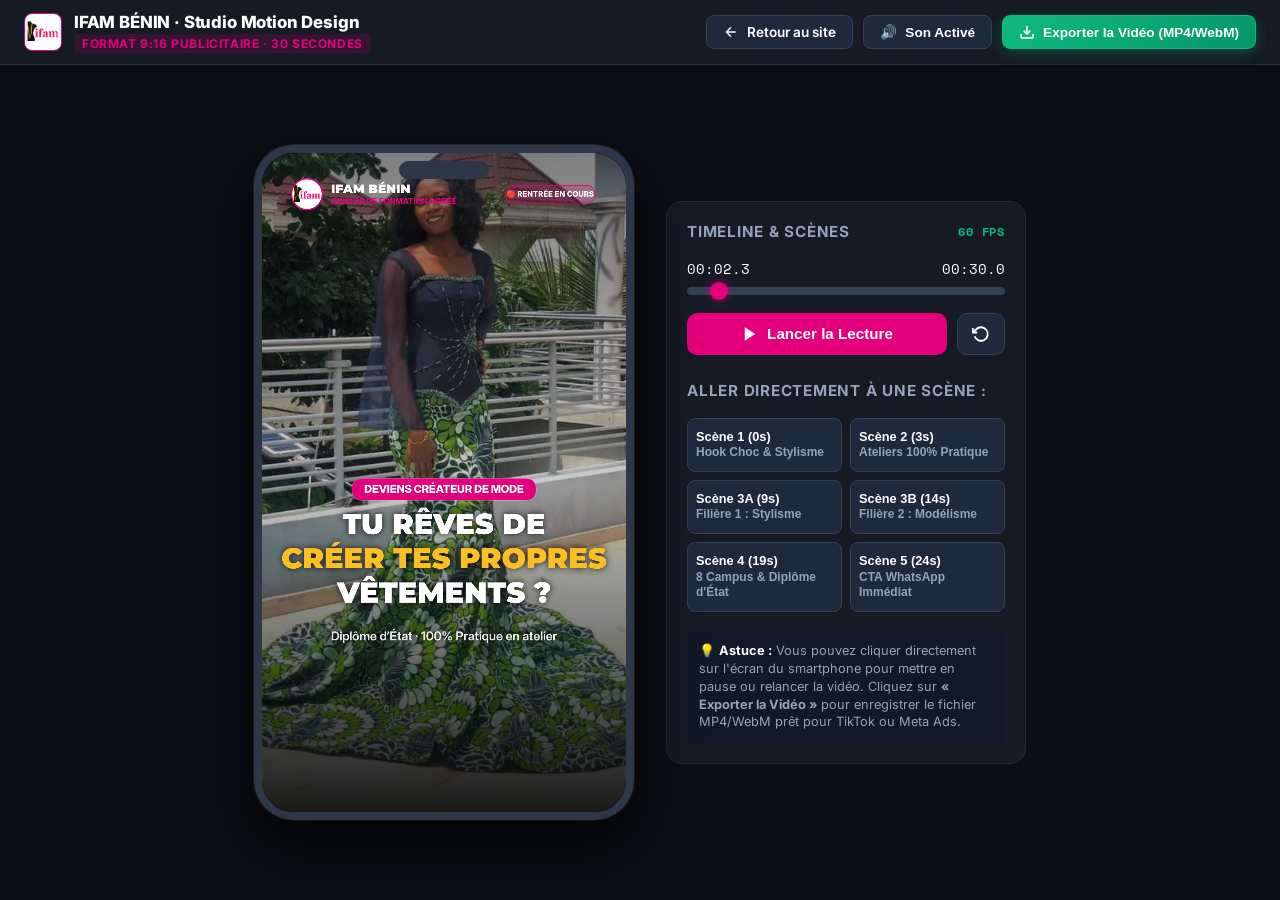
<file: motion-design/index.html>
<!DOCTYPE html>
<html lang="fr">
<head>
  <meta charset="UTF-8">
  <meta name="viewport" content="width=device-width, initial-scale=1.0">
  <title>Studio Motion Design 9:16 — IFAM BÉNIN</title>
  <link rel="icon" type="image/jpeg" href="../assets/images/logo-ifam-officiel.jpg">

  <!-- Polices Google Fonts -->
  <link rel="preconnect" href="https://fonts.googleapis.com">
  <link rel="preconnect" href="https://fonts.gstatic.com" crossorigin>
  <link rel="stylesheet" href="https://fonts.googleapis.com/css2?family=Inter:wght@400;600;700;800;900&family=Montserrat:wght@700;800;900&family=Playfair+Display:ital,wght@1,600;1,700&family=Space+Mono:wght@700&display=swap">

  <style>
    :root {
      --bg-dark: #0B0E14;
      --bg-card: #151A23;
      --bg-card-border: #242B38;
      --ifam-fuchsia: #E4007C;
      --ifam-blue: #1E3A8A;
      --ifam-gold: #F59E0B;
      --whatsapp-green: #25D366;
      --text-main: #FFFFFF;
      --text-sub: #94A3B8;
    }

    * {
      box-sizing: border-box;
      margin: 0;
      padding: 0;
    }

    body {
      font-family: 'Inter', -apple-system, BlinkMacSystemFont, sans-serif;
      background-color: var(--bg-dark);
      color: var(--text-main);
      min-height: 100vh;
      display: flex;
      flex-direction: column;
      overflow-x: hidden;
    }

    /* Top Studio Bar */
    .studio-header {
      background: var(--bg-card);
      border-bottom: 1px solid var(--bg-card-border);
      padding: 12px 24px;
      display: flex;
      justify-content: space-between;
      align-items: center;
      flex-wrap: wrap;
      gap: 12px;
      z-index: 10;
    }

    .studio-brand {
      display: flex;
      align-items: center;
      gap: 12px;
    }

    .studio-brand img {
      width: 38px;
      height: 38px;
      border-radius: 8px;
      object-fit: cover;
      border: 1px solid var(--ifam-fuchsia);
    }

    .studio-title {
      font-size: 1.05rem;
      font-weight: 800;
      letter-spacing: -0.01em;
    }

    .studio-tag {
      font-size: 0.75rem;
      background: rgba(228, 0, 124, 0.15);
      color: var(--ifam-fuchsia);
      padding: 2px 8px;
      border-radius: 4px;
      font-weight: 700;
      letter-spacing: 0.05em;
      text-transform: uppercase;
    }

    .studio-actions {
      display: flex;
      align-items: center;
      gap: 10px;
    }

    .btn-action {
      background: #1E293B;
      border: 1px solid #334155;
      color: #FFFFFF;
      padding: 8px 16px;
      border-radius: 8px;
      font-size: 0.85rem;
      font-weight: 600;
      cursor: pointer;
      display: inline-flex;
      align-items: center;
      gap: 8px;
      transition: all 0.2s ease;
      text-decoration: none;
    }

    .btn-action:hover {
      background: #334155;
      border-color: #475569;
    }

    .btn-action.btn-fuchsia {
      background: var(--ifam-fuchsia);
      border-color: var(--ifam-fuchsia);
    }

    .btn-action.btn-fuchsia:hover {
      background: #c5006b;
    }

    .btn-action.btn-export {
      background: linear-gradient(135deg, #10B981, #059669);
      border-color: #10B981;
      box-shadow: 0 4px 14px rgba(16, 185, 129, 0.3);
    }

    .btn-action.btn-export:hover {
      filter: brightness(1.1);
    }

    /* Main Workspace */
    .studio-main {
      flex: 1;
      display: flex;
      justify-content: center;
      align-items: center;
      padding: 24px 16px;
      gap: 32px;
      flex-wrap: wrap;
    }

    /* Smartphone Frame 9:16 */
    .phone-container {
      position: relative;
      width: 380px;
      height: 675px;
      max-width: 95vw;
      max-height: 85vh;
      aspect-ratio: 9 / 16;
      background: #000000;
      border-radius: 40px;
      border: 8px solid #2D3748;
      box-shadow: 0 25px 60px rgba(0, 0, 0, 0.7), 0 0 0 1px rgba(255, 255, 255, 0.1);
      overflow: hidden;
      display: flex;
      flex-direction: column;
    }

    .phone-notch {
      position: absolute;
      top: 8px;
      left: 50%;
      transform: translateX(-50%);
      width: 90px;
      height: 18px;
      background: #2D3748;
      border-radius: 12px;
      z-index: 100;
      pointer-events: none;
    }

    /* The Video Canvas */
    #motionCanvas {
      width: 100%;
      height: 100%;
      object-fit: cover;
      background: #000000;
      display: block;
      cursor: pointer;
    }

    /* Control Panel Side */
    .studio-controls-panel {
      width: 360px;
      max-width: 95vw;
      background: var(--bg-card);
      border: 1px solid var(--bg-card-border);
      border-radius: 16px;
      padding: 20px;
      display: flex;
      flex-direction: column;
      gap: 18px;
    }

    .panel-title {
      font-size: 0.95rem;
      font-weight: 700;
      text-transform: uppercase;
      letter-spacing: 0.05em;
      color: var(--text-sub);
      display: flex;
      justify-content: space-between;
      align-items: center;
    }

    /* Timeline Bar */
    .timeline-wrapper {
      display: flex;
      flex-direction: column;
      gap: 8px;
    }

    .timeline-time-display {
      display: flex;
      justify-content: space-between;
      font-family: 'Space Mono', monospace;
      font-size: 0.85rem;
      color: var(--text-main);
    }

    .timeline-slider {
      width: 100%;
      -webkit-appearance: none;
      height: 8px;
      border-radius: 4px;
      background: #334155;
      outline: none;
      cursor: pointer;
    }

    .timeline-slider::-webkit-slider-thumb {
      -webkit-appearance: none;
      width: 18px;
      height: 18px;
      border-radius: 50%;
      background: var(--ifam-fuchsia);
      cursor: pointer;
      box-shadow: 0 0 10px rgba(228, 0, 124, 0.7);
    }

    /* Main Play Buttons */
    .play-controls-row {
      display: flex;
      gap: 10px;
    }

    .play-btn-large {
      flex: 1;
      background: var(--ifam-fuchsia);
      border: none;
      color: #FFFFFF;
      font-weight: 700;
      font-size: 0.95rem;
      padding: 12px;
      border-radius: 10px;
      cursor: pointer;
      display: flex;
      justify-content: center;
      align-items: center;
      gap: 8px;
      transition: all 0.2s;
    }

    .play-btn-large:hover {
      background: #c5006b;
      transform: translateY(-1px);
    }

    .ctrl-mini-btn {
      background: #1E293B;
      border: 1px solid #334155;
      color: #FFFFFF;
      padding: 10px 14px;
      border-radius: 10px;
      cursor: pointer;
      display: flex;
      align-items: center;
      justify-content: center;
    }

    .ctrl-mini-btn:hover {
      background: #334155;
    }

    /* Scene Jump Buttons */
    .scenes-grid {
      display: grid;
      grid-template-columns: 1fr 1fr;
      gap: 8px;
    }

    .scene-jump-btn {
      background: #1E293B;
      border: 1px solid #334155;
      color: var(--text-sub);
      font-size: 0.75rem;
      font-weight: 700;
      padding: 10px 8px;
      border-radius: 8px;
      cursor: pointer;
      text-align: left;
      transition: all 0.2s;
      line-height: 1.3;
    }

    .scene-jump-btn.active, .scene-jump-btn:hover {
      background: rgba(228, 0, 124, 0.15);
      border-color: var(--ifam-fuchsia);
      color: #FFFFFF;
    }

    .scene-jump-btn strong {
      display: block;
      color: #FFFFFF;
      font-size: 0.8rem;
    }

    /* Recording indicator */
    .export-progress-bar {
      display: none;
      width: 100%;
      height: 6px;
      background: #334155;
      border-radius: 3px;
      overflow: hidden;
      margin-top: 6px;
    }

    .export-progress-fill {
      height: 100%;
      width: 0%;
      background: linear-gradient(90deg, #10B981, #25D366);
      transition: width 0.1s linear;
    }

    .badge-live-rec {
      display: none;
      position: absolute;
      top: 35px;
      right: 20px;
      background: rgba(239, 68, 68, 0.9);
      color: white;
      font-size: 0.75rem;
      font-weight: 800;
      padding: 4px 10px;
      border-radius: 20px;
      z-index: 100;
      align-items: center;
      gap: 6px;
      letter-spacing: 0.05em;
      animation: pulseRec 1s infinite alternate;
    }

    @keyframes pulseRec {
      from { opacity: 0.7; transform: scale(0.98); }
      to { opacity: 1; transform: scale(1.02); }
    }

    .rec-dot {
      width: 8px;
      height: 8px;
      border-radius: 50%;
      background: #FFFFFF;
    }
  </style>
</head>
<body>

  <!-- Studio Header -->
  <header class="studio-header">
    <div class="studio-brand">
      <img src="../assets/images/logo-ifam-officiel.jpg" alt="Logo IFAM">
      <div>
        <div class="studio-title">IFAM BÉNIN · Studio Motion Design</div>
        <span class="studio-tag">Format 9:16 Publicitaire · 30 Secondes</span>
      </div>
    </div>

    <div class="studio-actions">
      <a href="../" class="btn-action">
        <svg width="16" height="16" viewBox="0 0 24 24" fill="none" stroke="currentColor" stroke-width="2"><path d="M19 12H5M12 19l-7-7 7-7"/></svg>
        <span>Retour au site</span>
      </a>

      <button id="btnAudioToggle" class="btn-action" title="Activer / Couper la musique & les effets sonores">
        <span id="audioIcon">🔊</span>
        <span id="audioLabel">Son Activé</span>
      </button>

      <button id="btnExportVideo" class="btn-action btn-export">
        <svg width="16" height="16" viewBox="0 0 24 24" fill="none" stroke="currentColor" stroke-width="2.5"><path d="M21 15v4a2 2 0 0 1-2 2H5a2 2 0 0 1-2-2v-4"/><polyline points="7 10 12 15 17 10"/><line x1="12" y1="15" x2="12" y2="3"/></svg>
        <span id="exportText">Exporter la Vidéo (MP4/WebM)</span>
      </button>
    </div>
  </header>

  <!-- Main Workspace -->
  <main class="studio-main">

    <!-- Smartphone Frame 9:16 Preview -->
    <div class="phone-container">
      <div class="phone-notch"></div>
      <div class="badge-live-rec" id="recBadge">
        <span class="rec-dot"></span> ENREGISTREMENT...
      </div>
      <canvas id="motionCanvas" width="1080" height="1920"></canvas>
    </div>

    <!-- Control Side Panel -->
    <div class="studio-controls-panel">
      <div class="panel-title">
        <span>Timeline &amp; Scènes</span>
        <span id="fpsBadge" style="font-family:'Space Mono'; font-size:0.75rem; color:#10B981;">60 FPS</span>
      </div>

      <!-- Time and slider -->
      <div class="timeline-wrapper">
        <div class="timeline-time-display">
          <span id="currentTimeText">00:00.0</span>
          <span id="totalTimeText">00:30.0</span>
        </div>
        <input type="range" id="timelineSlider" class="timeline-slider" min="0" max="30" step="0.05" value="0">
        <div class="export-progress-bar" id="exportProgressWrapper">
          <div class="export-progress-fill" id="exportProgressBar"></div>
        </div>
      </div>

      <!-- Play / Pause Buttons -->
      <div class="play-controls-row">
        <button id="btnPlayPause" class="play-btn-large">
          <svg id="playIconSvg" width="18" height="18" viewBox="0 0 24 24" fill="currentColor"><polygon points="5 3 19 12 5 21 5 3"/></svg>
          <span id="playBtnText">Lancer la Lecture</span>
        </button>

        <button id="btnRestart" class="ctrl-mini-btn" title="Recommencer depuis le début">
          <svg width="18" height="18" viewBox="0 0 24 24" fill="none" stroke="currentColor" stroke-width="2.5"><path d="M1 4v6h6"/><path d="M3.51 15a9 9 0 1 0 2.13-9.36L1 10"/></svg>
        </button>
      </div>

      <!-- Quick Scene Jump Navigation -->
      <div class="panel-title" style="margin-top: 8px;">
        <span>Aller directement à une scène :</span>
      </div>

      <div class="scenes-grid">
        <button class="scene-jump-btn" data-time="0">
          <strong>Scène 1 (0s)</strong>
          Hook Choc &amp; Stylisme
        </button>
        <button class="scene-jump-btn" data-time="3">
          <strong>Scène 2 (3s)</strong>
          Ateliers 100% Pratique
        </button>
        <button class="scene-jump-btn" data-time="9">
          <strong>Scène 3A (9s)</strong>
          Filière 1 : Stylisme
        </button>
        <button class="scene-jump-btn" data-time="14">
          <strong>Scène 3B (14s)</strong>
          Filière 2 : Modélisme
        </button>
        <button class="scene-jump-btn" data-time="19">
          <strong>Scène 4 (19s)</strong>
          8 Campus &amp; Diplôme d'État
        </button>
        <button class="scene-jump-btn" data-time="24">
          <strong>Scène 5 (24s)</strong>
          CTA WhatsApp Immédiat
        </button>
      </div>

      <div style="background: #111827; border-radius: 8px; padding: 12px; font-size: 0.8rem; color: var(--text-sub); line-height: 1.4;">
        💡 <strong style="color: #FFFFFF;">Astuce :</strong> Vous pouvez cliquer directement sur l'écran du smartphone pour mettre en pause ou relancer la vidéo. Cliquez sur <strong>« Exporter la Vidéo »</strong> pour enregistrer le fichier MP4/WebM prêt pour TikTok ou Meta Ads.
      </div>
    </div>

  </main>

  <script>
    /* =========================================================================
       IFAM BÉNIN — MOTEUR DE MOTION DESIGN 9:16 (CANVAS HD 1080x1920)
       ========================================================================= */

    const canvas = document.getElementById('motionCanvas');
    const ctx = canvas.getContext('2d');
    const DURATION = 30; // 30 secondes

    let currentTime = 0;
    let isPlaying = true;
    let lastTimestamp = performance.now();
    let audioEnabled = true;

    // Assets Images
    const assets = {
      logo: { src: '../assets/images/logo-ifam-officiel.jpg', img: new Image(), loaded: false },
      robePaon: { src: '../assets/images/creation-robe-traine-paon.jpeg', img: new Image(), loaded: false },
      robeSirene: { src: '../assets/images/creation-robe-bustier-noir-sirene.jpeg', img: new Image(), loaded: false },
      atelierMachines: { src: '../assets/images/atelier-machine-apprenantes.jpeg', img: new Image(), loaded: false },
      atelierCoupe: { src: '../assets/images/atelier-table-coupe-groupe.jpeg', img: new Image(), loaded: false },
      atelierMesures: { src: '../assets/images/atelier-prise-de-mesures-conception.jpeg', img: new Image(), loaded: false },
      croquisStylisme: { src: '../assets/images/cours-dessin-stylisme-croquis.jpeg', img: new Image(), loaded: false },
      soutenancePrincesse: { src: '../assets/images/soutenance-robe-princesse.jpeg', img: new Image(), loaded: false },
      creationPatron: { src: '../assets/images/cours-creation-patron-dos.jpeg', img: new Image(), loaded: false },
      tenuesDuo: { src: '../assets/images/realisation-tenues-coordonnees.jpeg', img: new Image(), loaded: false }
    };

    Object.keys(assets).forEach(key => {
      assets[key].img.onload = () => { assets[key].loaded = true; };
      assets[key].img.src = assets[key].src;
    });

    /* =========================================================================
       AUDIO SYNTHESIZER (WEB AUDIO API)
       ========================================================================= */
    let audioCtx = null;
    function getAudioContext() {
      if (!audioCtx) {
        audioCtx = new (window.AudioContext || window.webkitAudioContext)();
      }
      if (audioCtx.state === 'suspended') {
        audioCtx.resume();
      }
      return audioCtx;
    }

    function playSound(type) {
      if (!audioEnabled) return;
      try {
        const actx = getAudioContext();
        const now = actx.currentTime;

        if (type === 'whoosh') {
          const osc = actx.createOscillator();
          const gain = actx.createGain();
          osc.type = 'sine';
          osc.frequency.setValueAtTime(150, now);
          osc.frequency.exponentialRampToValueAtTime(700, now + 0.15);
          osc.frequency.exponentialRampToValueAtTime(80, now + 0.3);
          gain.gain.setValueAtTime(0.01, now);
          gain.gain.linearRampToValueAtTime(0.25, now + 0.1);
          gain.gain.exponentialRampToValueAtTime(0.001, now + 0.3);
          osc.connect(gain);
          gain.connect(actx.destination);
          osc.start(now);
          osc.stop(now + 0.3);
        } else if (type === 'pop') {
          const osc = actx.createOscillator();
          const gain = actx.createGain();
          osc.type = 'triangle';
          osc.frequency.setValueAtTime(450, now);
          osc.frequency.exponentialRampToValueAtTime(900, now + 0.08);
          gain.gain.setValueAtTime(0.3, now);
          gain.gain.exponentialRampToValueAtTime(0.001, now + 0.1);
          osc.connect(gain);
          gain.connect(actx.destination);
          osc.start(now);
          osc.stop(now + 0.1);
        } else if (type === 'ding') {
          const osc = actx.createOscillator();
          const gain = actx.createGain();
          osc.type = 'sine';
          osc.frequency.setValueAtTime(1200, now);
          osc.frequency.setValueAtTime(1600, now + 0.08);
          gain.gain.setValueAtTime(0.3, now);
          gain.gain.exponentialRampToValueAtTime(0.001, now + 0.6);
          osc.connect(gain);
          gain.connect(actx.destination);
          osc.start(now);
          osc.stop(now + 0.6);
        } else if (type === 'beat') {
          // Bass Kick
          const osc = actx.createOscillator();
          const gain = actx.createGain();
          osc.frequency.setValueAtTime(120, now);
          osc.frequency.exponentialRampToValueAtTime(35, now + 0.12);
          gain.gain.setValueAtTime(0.25, now);
          gain.gain.exponentialRampToValueAtTime(0.001, now + 0.15);
          osc.connect(gain);
          gain.connect(actx.destination);
          osc.start(now);
          osc.stop(now + 0.15);
        }
      } catch (e) {
        // audio non disponible
      }
    }

    let lastBeatSecond = -1;
    function checkAudioBeats(t) {
      const beatInterval = 0.5; // ~120 BPM
      const currentBeat = Math.floor(t / beatInterval);
      if (currentBeat !== lastBeatSecond) {
        lastBeatSecond = currentBeat;
        playSound('beat');
      }
    }

    /* =========================================================================
       HELPER FUNCTIONS POUR LE DESSIN
       ========================================================================= */

    function drawCoverImage(img, zoom = 1, panX = 0, panY = 0) {
      if (!img || !img.complete || img.naturalWidth === 0) {
        ctx.fillStyle = '#111827';
        ctx.fillRect(0, 0, 1080, 1920);
        return;
      }
      const cw = 1080;
      const ch = 1920;
      const imgRatio = img.naturalWidth / img.naturalHeight;
      const canvasRatio = cw / ch;

      let drawW, drawH;
      if (imgRatio > canvasRatio) {
        drawH = ch * zoom;
        drawW = drawH * imgRatio;
      } else {
        drawW = cw * zoom;
        drawH = drawW / imgRatio;
      }

      const drawX = (cw - drawW) / 2 + panX;
      const drawY = (ch - drawH) / 2 + panY;

      ctx.drawImage(img, drawX, drawY, drawW, drawH);
    }

    function drawRoundedRect(x, y, w, h, radius, fillStyle, strokeStyle = null, strokeWidth = 2) {
      ctx.beginPath();
      ctx.moveTo(x + radius, y);
      ctx.lineTo(x + w - radius, y);
      ctx.quadraticCurveTo(x + w, y, x + w, y + radius);
      ctx.lineTo(x + w, y + h - radius);
      ctx.quadraticCurveTo(x + w, y + h, x + w - radius, y + h);
      ctx.lineTo(x + radius, y + h);
      ctx.quadraticCurveTo(x, y + h, x, y + h - radius);
      ctx.lineTo(x, y + radius);
      ctx.quadraticCurveTo(x, y, x + radius, y);
      ctx.closePath();
      if (fillStyle) {
        ctx.fillStyle = fillStyle;
        ctx.fill();
      }
      if (strokeStyle) {
        ctx.lineWidth = strokeWidth;
        ctx.strokeStyle = strokeStyle;
        ctx.stroke();
      }
    }

    function drawGradientOverlay(alphaTop = 0.4, alphaBottom = 0.85) {
      const grad = ctx.createLinearGradient(0, 0, 0, 1920);
      grad.addColorStop(0, `rgba(0, 0, 0, ${alphaTop})`);
      grad.addColorStop(0.5, 'rgba(0, 0, 0, 0.2)');
      grad.addColorStop(1, `rgba(0, 0, 0, ${alphaBottom})`);
      ctx.fillStyle = grad;
      ctx.fillRect(0, 0, 1080, 1920);
    }

    function drawBadge(text, x, y, bg = '#E4007C', color = '#FFFFFF') {
      ctx.save();
      ctx.font = '800 32px "Inter", sans-serif';
      const textMetrics = ctx.measureText(text);
      const paddingX = 36;
      const paddingY = 20;
      const bw = textMetrics.width + paddingX * 2;
      const bh = 64;

      drawRoundedRect(x - bw / 2, y - bh / 2, bw, bh, 32, bg, 'rgba(255,255,255,0.25)', 2);

      ctx.fillStyle = color;
      ctx.textAlign = 'center';
      ctx.textBaseline = 'middle';
      ctx.fillText(text, x, y);
      ctx.restore();
    }

    function drawTopBrand() {
      // Logo & Brand Header in 9:16 video
      ctx.save();
      const topY = 120;
      if (assets.logo.loaded) {
        ctx.save();
        ctx.beginPath();
        ctx.arc(140, topY, 45, 0, Math.PI * 2);
        ctx.clip();
        ctx.drawImage(assets.logo.img, 95, topY - 45, 90, 90);
        ctx.restore();
        ctx.beginPath();
        ctx.arc(140, topY, 45, 0, Math.PI * 2);
        ctx.lineWidth = 4;
        ctx.strokeStyle = '#E4007C';
        ctx.stroke();
      }

      ctx.font = '900 36px "Montserrat", sans-serif';
      ctx.fillStyle = '#FFFFFF';
      ctx.textAlign = 'left';
      ctx.textBaseline = 'middle';
      ctx.fillText('IFAM BÉNIN', 210, topY - 14);

      ctx.font = '700 24px "Inter", sans-serif';
      ctx.fillStyle = '#E4007C';
      ctx.fillText('CENTRE DE FORMATION AGRÉÉ', 210, topY + 22);

      // Rentree ouverte badge right
      drawRoundedRect(720, topY - 26, 260, 52, 26, 'rgba(228,0,124,0.2)', '#E4007C', 2);
      ctx.font = '800 22px "Inter", sans-serif';
      ctx.fillStyle = '#FFFFFF';
      ctx.textAlign = 'center';
      ctx.fillText('🔴 RENTRÉE EN COURS', 850, topY);

      ctx.restore();
    }

    /* =========================================================================
       RENDU DES SCÈNES (0s à 30s)
       ========================================================================= */

    function renderScene(t) {
      ctx.clearRect(0, 0, 1080, 1920);

      // -----------------------------------------------------------------------
      // SCÈNE 1 (0s - 3s) : LE HOOK VISUEL
      // -----------------------------------------------------------------------
      if (t >= 0 && t < 3) {
        const progress = t / 3;
        const zoom = 1.05 + progress * 0.15; // Zoom cinématique continu
        drawCoverImage(assets.robePaon.img, zoom, 0, -progress * 50);
        drawGradientOverlay(0.5, 0.9);
        drawTopBrand();

        // Texte Hook Pop
        ctx.save();
        const textProgress = Math.min(1, t / 0.8);
        const scale = 0.8 + 0.2 * Math.sin(textProgress * Math.PI / 2);
        ctx.translate(540, 1200);
        ctx.scale(scale, scale);

        drawBadge('DEVIENS CRÉATEUR DE MODE', 0, -220, '#E4007C', '#FFFFFF');

        ctx.font = '900 84px "Montserrat", sans-serif';
        ctx.textAlign = 'center';
        ctx.fillStyle = '#FFFFFF';
        ctx.shadowColor = 'rgba(0,0,0,0.8)';
        ctx.shadowBlur = 20;
        ctx.fillText('TU RÊVES DE', 0, -90);

        ctx.fillStyle = '#FBBF24';
        ctx.fillText('CRÉER TES PROPRES', 0, 10);

        ctx.fillStyle = '#FFFFFF';
        ctx.fillText('VÊTEMENTS ?', 0, 110);

        ctx.font = '600 36px "Inter", sans-serif';
        ctx.fillStyle = 'rgba(255,255,255,0.9)';
        ctx.fillText('Diplôme d’État · 100% Pratique en atelier', 0, 220);
        ctx.restore();
      }

      // -----------------------------------------------------------------------
      // SCÈNE 2 (3s - 9s) : IMMERSION ATELIER RÉEL
      // -----------------------------------------------------------------------
      else if (t >= 3 && t < 9) {
        const subT = t - 3; // 0 à 6s
        drawTopBrand();

        let currentImg = assets.atelierMachines.img;
        let subProgress = (subT % 2) / 2;

        if (subT < 2) {
          currentImg = assets.atelierMachines.img;
        } else if (subT < 4) {
          currentImg = assets.atelierCoupe.img;
        } else {
          currentImg = assets.atelierMesures.img;
        }

        drawCoverImage(currentImg, 1.08 + subProgress * 0.1, subProgress * 30, 0);
        drawGradientOverlay(0.4, 0.88);
        drawTopBrand();

        // Titre Scène 2
        ctx.save();
        ctx.textAlign = 'center';
        drawBadge('FORMATIONS 100% PRATIQUES', 540, 1100, '#1E3A8A', '#FFFFFF');

        ctx.font = '900 80px "Montserrat", sans-serif';
        ctx.fillStyle = '#FFFFFF';
        ctx.shadowColor = 'rgba(0,0,0,0.85)';
        ctx.shadowBlur = 25;
        ctx.fillText('PAS DE THÉORIE,', 540, 1240);

        ctx.fillStyle = '#E4007C';
        ctx.fillText('TU COUDS', 540, 1340);

        ctx.fillStyle = '#FFFFFF';
        ctx.fillText('SUR LE TERRAIN !', 540, 1440);

        ctx.font = '600 34px "Inter", sans-serif';
        ctx.fillStyle = 'rgba(255,255,255,0.85)';
        ctx.fillText('Machines professionnelles · Encadrement d\'experts', 540, 1550);
        ctx.restore();
      }

      // -----------------------------------------------------------------------
      // SCÈNE 3A (9s - 14s) : FILIÈRE 1 — STYLISME-MODÉLISME
      // -----------------------------------------------------------------------
      else if (t >= 9 && t < 14) {
        const subT = t - 9; // 0 à 5s
        const zoom = 1.05 + (subT / 5) * 0.1;
        drawCoverImage(assets.soutenancePrincesse.img, zoom, 0, 0);
        drawGradientOverlay(0.45, 0.92);
        drawTopBrand();

        ctx.save();
        ctx.textAlign = 'center';

        // Tag Filière 1 Fuchsia
        drawBadge('CURSUS COMPLET · 2 ANS', 540, 1000, '#E4007C', '#FFFFFF');

        ctx.font = '900 76px "Montserrat", sans-serif';
        ctx.fillStyle = '#FFFFFF';
        ctx.fillText('FILIÈRE 1 :', 540, 1120);

        ctx.fillStyle = '#E4007C';
        ctx.fillText('STYLISME-MODÉLISME', 540, 1210);

        // Bulle points forts
        drawRoundedRect(120, 1270, 840, 260, 24, 'rgba(0, 0, 0, 0.65)', 'rgba(228, 0, 124, 0.5)', 3);

        ctx.font = '700 34px "Inter", sans-serif';
        ctx.fillStyle = '#FFFFFF';
        ctx.textAlign = 'left';
        ctx.fillText('✨ Dessine tes collections de mode', 170, 1340);
        ctx.fillText('✨ Couds des modèles uniques de A à Z', 170, 1410);
        ctx.fillText('✨ Lance ta propre marque de couture', 170, 1480);
        ctx.restore();
      }

      // -----------------------------------------------------------------------
      // SCÈNE 3B (14s - 19s) : FILIÈRE 2 — MODÉLISME
      // -----------------------------------------------------------------------
      else if (t >= 14 && t < 19) {
        const subT = t - 14; // 0 à 5s
        const zoom = 1.05 + (subT / 5) * 0.1;
        drawCoverImage(assets.robeSirene.img, zoom, 0, 0);
        drawGradientOverlay(0.45, 0.92);
        drawTopBrand();

        ctx.save();
        ctx.textAlign = 'center';

        // Tag Filière 2 Bleu Royal
        drawBadge('FORMATION TECHNIQUE · 1 AN', 540, 1000, '#1E3A8A', '#FFFFFF');

        ctx.font = '900 76px "Montserrat", sans-serif';
        ctx.fillStyle = '#FFFFFF';
        ctx.fillText('FILIÈRE 2 :', 540, 1120);

        ctx.fillStyle = '#38BDF8';
        ctx.fillText('MODÉLISME', 540, 1210);

        // Bulle points forts
        drawRoundedRect(120, 1270, 840, 260, 24, 'rgba(0, 0, 0, 0.65)', 'rgba(56, 189, 248, 0.5)', 3);

        ctx.font = '700 34px "Inter", sans-serif';
        ctx.fillStyle = '#FFFFFF';
        ctx.textAlign = 'left';
        ctx.fillText('📐 Prise de mesures & patrons précis', 170, 1340);
        ctx.fillText('✂️ Coupe parfaite Homme & Dame', 170, 1410);
        ctx.fillText('⚡ Formation 100% pratique pour coudre vite', 170, 1480);
        ctx.restore();
      }

      // -----------------------------------------------------------------------
      // SCÈNE 4 (19s - 24s) : 8 CAMPUS & DIPLÔME D'ÉTAT
      // -----------------------------------------------------------------------
      else if (t >= 19 && t < 24) {
        const subT = t - 19; // 0 à 5s
        drawCoverImage(assets.tenuesDuo.img, 1.1, 0, 0);
        drawGradientOverlay(0.65, 0.94);
        drawTopBrand();

        ctx.save();
        ctx.textAlign = 'center';

        drawBadge('POURQUOI CHOISIR L\'IFAM ?', 540, 780, '#F59E0B', '#111827');

        // 3 Cartes Avantages animées
        const items = [
          { title: '8 CAMPUS AU BÉNIN', desc: 'Cotonou, Calavi, Porto-Novo, Parakou...', color: '#E4007C' },
          { title: 'DIPLÔME RECONNU PAR L’ÉTAT', desc: 'Reconnaissance officielle de vos compétences', color: '#10B981' },
          { title: 'COURS JOUR & SOIR', desc: 'Horaires flexibles adaptés à votre rythme', color: '#3B82F6' }
        ];

        items.forEach((item, index) => {
          const cardY = 880 + index * 190;
          drawRoundedRect(100, cardY, 880, 160, 20, 'rgba(21, 26, 35, 0.85)', item.color, 2.5);

          ctx.textAlign = 'left';
          ctx.font = '900 42px "Montserrat", sans-serif';
          ctx.fillStyle = '#FFFFFF';
          ctx.fillText(item.title, 150, cardY + 68);

          ctx.font = '600 28px "Inter", sans-serif';
          ctx.fillStyle = 'rgba(255,255,255,0.75)';
          ctx.fillText(item.desc, 150, cardY + 118);
        });

        ctx.restore();
      }

      // -----------------------------------------------------------------------
      // SCÈNE 5 (24s - 30s) : CTA WHATSAPP DIRECT
      // -----------------------------------------------------------------------
      else {
        const subT = t - 24; // 0 à 6s
        drawCoverImage(assets.robePaon.img, 1.15, 0, 0);
        drawGradientOverlay(0.75, 0.96);
        drawTopBrand();

        ctx.save();
        ctx.textAlign = 'center';

        // Pulse Animation pour le bouton WhatsApp
        const pulse = 1 + 0.04 * Math.sin(subT * 5);

        ctx.font = '900 76px "Montserrat", sans-serif';
        ctx.fillStyle = '#FFFFFF';
        ctx.shadowColor = 'rgba(0,0,0,0.9)';
        ctx.shadowBlur = 30;
        ctx.fillText('INSCRIPTIONS', 540, 920);

        ctx.fillStyle = '#FBBF24';
        ctx.fillText('EN COURS !', 540, 1010);

        ctx.font = '700 36px "Inter", sans-serif';
        ctx.fillStyle = '#FFFFFF';
        ctx.fillText('Places limitées par atelier', 540, 1100);

        // Grand Bouton WhatsApp Animé
        ctx.translate(540, 1260);
        ctx.scale(pulse, pulse);

        drawRoundedRect(-420, -75, 840, 150, 75, '#25D366', '#FFFFFF', 4);

        // Texte WhatsApp
        ctx.font = '900 42px "Inter", sans-serif';
        ctx.fillStyle = '#FFFFFF';
        ctx.fillText('💬 ÉCRIRE SUR WHATSAPP', 0, -8);

        ctx.font = '800 34px "Space Mono", monospace';
        ctx.fillStyle = '#111827';
        ctx.fillText('+229 01 91 55 30 30', 0, 42);

        ctx.restore();

        // Swipe up indicator
        ctx.save();
        ctx.textAlign = 'center';
        ctx.font = '800 28px "Inter", sans-serif';
        ctx.fillStyle = '#FFFFFF';
        ctx.fillText('👆 Clique sur le lien ci-dessous pour postuler', 540, 1600);
        ctx.restore();
      }
    }

    /* =========================================================================
       ANIMATION LOOP & TIMELINE
       ========================================================================= */

    function animate(timestamp) {
      const dt = (timestamp - lastTimestamp) / 1000;
      lastTimestamp = timestamp;

      if (isPlaying) {
        currentTime += dt;
        if (currentTime >= DURATION) {
          currentTime = 0; // loop
        }
        checkAudioBeats(currentTime);
      }

      renderScene(currentTime);
      updateUI();
      requestAnimationFrame(animate);
    }

    // UI Updates
    const slider = document.getElementById('timelineSlider');
    const currentTimeText = document.getElementById('currentTimeText');
    const playBtnText = document.getElementById('playBtnText');
    const playIconSvg = document.getElementById('playIconSvg');

    function updateUI() {
      slider.value = currentTime;
      const mins = Math.floor(currentTime / 60);
      const secs = (currentTime % 60).toFixed(1);
      currentTimeText.textContent = `${String(mins).padStart(2, '0')}:${String(secs).padStart(4, '0')}`;
    }

    slider.addEventListener('input', (e) => {
      currentTime = parseFloat(e.target.value);
      renderScene(currentTime);
    });

    document.getElementById('btnPlayPause').addEventListener('click', togglePlay);
    canvas.addEventListener('click', togglePlay);

    function togglePlay() {
      isPlaying = !isPlaying;
      if (isPlaying) {
        playBtnText.textContent = 'Mettre en Pause';
        playIconSvg.innerHTML = '<rect x="6" y="4" width="4" height="16"/><rect x="14" y="4" width="4" height="16"/>';
        playSound('whoosh');
      } else {
        playBtnText.textContent = 'Reprendre la Lecture';
        playIconSvg.innerHTML = '<polygon points="5 3 19 12 5 21 5 3"/>';
      }
    }

    document.getElementById('btnRestart').addEventListener('click', () => {
      currentTime = 0;
      isPlaying = true;
      playSound('whoosh');
      playBtnText.textContent = 'Mettre en Pause';
    });

    document.querySelectorAll('.scene-jump-btn').forEach(btn => {
      btn.addEventListener('click', () => {
        currentTime = parseFloat(btn.getAttribute('data-time'));
        playSound('pop');
        renderScene(currentTime);
      });
    });

    // Audio toggle
    document.getElementById('btnAudioToggle').addEventListener('click', () => {
      audioEnabled = !audioEnabled;
      document.getElementById('audioLabel').textContent = audioEnabled ? 'Son Activé' : 'Son Coupé';
      document.getElementById('audioIcon').textContent = audioEnabled ? '🔊' : '🔇';
    });

    /* =========================================================================
       EXPORTATION VIDÉO DIRECTE (CANVAS CAPTURE STREAM -> MEDIARECORDER)
       ========================================================================= */
    const btnExport = document.getElementById('btnExportVideo');
    const recBadge = document.getElementById('recBadge');
    const exportProgressWrapper = document.getElementById('exportProgressWrapper');
    const exportProgressBar = document.getElementById('exportProgressBar');
    const exportText = document.getElementById('exportText');

    let mediaRecorder = null;
    let recordedChunks = [];
    let isRecording = false;

    btnExport.addEventListener('click', startVideoExport);

    function startVideoExport() {
      if (isRecording) return;
      isRecording = true;
      isPlaying = false;
      currentTime = 0;

      recBadge.style.display = 'flex';
      exportProgressWrapper.style.display = 'block';
      exportText.textContent = 'Génération vidéo en cours...';
      btnExport.disabled = true;

      const stream = canvas.captureStream(30); // 30 FPS
      const mimeTypes = ['video/webm;codecs=vp9', 'video/webm', 'video/mp4'];
      let selectedMime = 'video/webm';
      for (const m of mimeTypes) {
        if (MediaRecorder.isTypeSupported(m)) {
          selectedMime = m;
          break;
        }
      }

      recordedChunks = [];
      try {
        mediaRecorder = new MediaRecorder(stream, {
          mimeType: selectedMime,
          videoBitsPerSecond: 6000000 // Haute qualité 6 Mbps
        });
      } catch (err) {
        mediaRecorder = new MediaRecorder(stream);
      }

      mediaRecorder.ondataavailable = (e) => {
        if (e.data.size > 0) {
          recordedChunks.push(e.data);
        }
      };

      mediaRecorder.onstop = () => {
        const blob = new Blob(recordedChunks, { type: selectedMime });
        const url = URL.createObjectURL(blob);
        const a = document.createElement('a');
        a.style.display = 'none';
        a.href = url;
        const extension = selectedMime.includes('mp4') ? 'mp4' : 'webm';
        a.download = `motion-design-ifam-benin-9x16.${extension}`;
        document.body.appendChild(a);
        a.click();
        setTimeout(() => {
          document.body.removeChild(a);
          window.URL.revokeObjectURL(url);
        }, 100);

        recBadge.style.display = 'none';
        exportProgressWrapper.style.display = 'none';
        exportText.textContent = 'Exporter la Vidéo (MP4/WebM)';
        btnExport.disabled = false;
        isRecording = false;
        isPlaying = true;
        playSound('ding');
        alert('🎉 Votre vidéo Motion Design 9:16 a été générée et téléchargée avec succès !');
      };

      mediaRecorder.start(200);

      // Enregistrement pas à pas régulier (30 secondes précises)
      const fps = 30;
      const totalFrames = DURATION * fps;
      let frame = 0;

      const recordInterval = setInterval(() => {
        currentTime = (frame / totalFrames) * DURATION;
        renderScene(currentTime);
        frame++;

        const percent = Math.min(100, Math.round((frame / totalFrames) * 100));
        exportProgressBar.style.width = percent + '%';
        exportText.textContent = `Enregistrement : ${percent}%`;

        if (frame >= totalFrames) {
          clearInterval(recordInterval);
          mediaRecorder.stop();
        }
      }, 1000 / fps);
    }

    // Lancer au démarrage
    requestAnimationFrame(animate);
  </script>
</body>
</html>
</file>
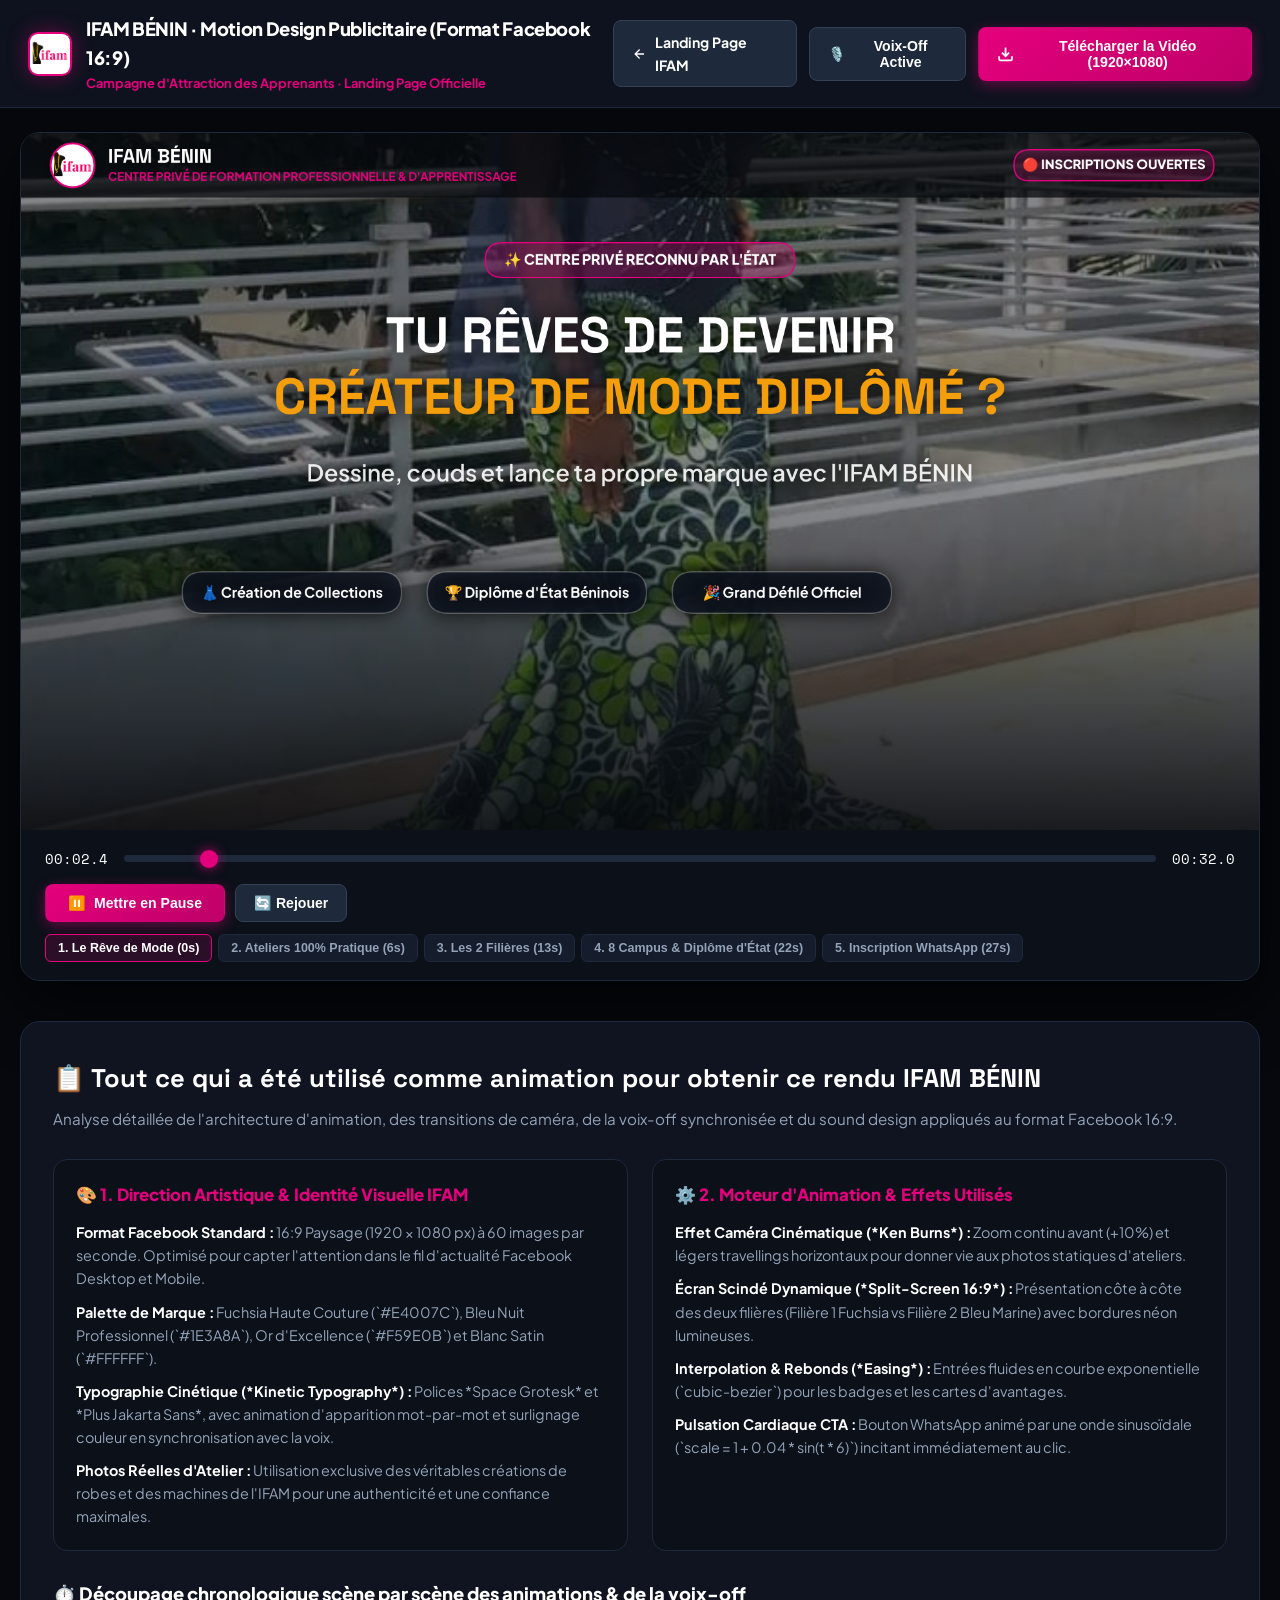
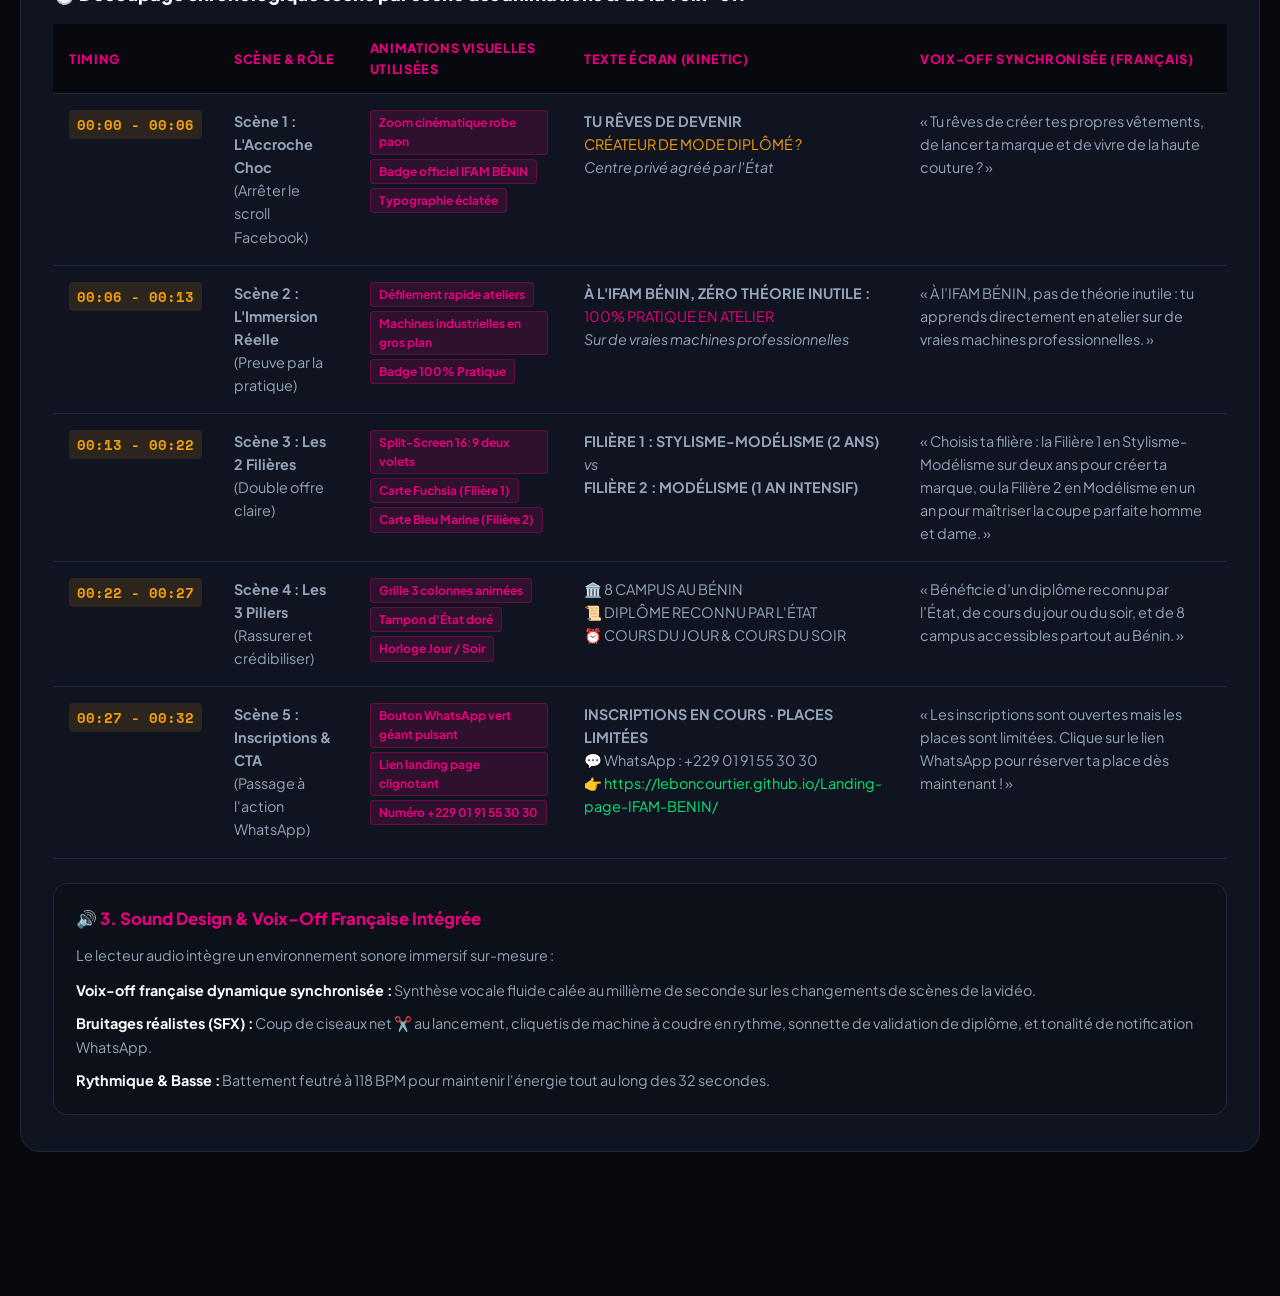
<file: motion-facebook/index.html>
<!DOCTYPE html>
<html lang="fr">
<head>
  <meta charset="UTF-8">
  <meta name="viewport" content="width=device-width, initial-scale=1.0">
  <title>Motion Design Facebook (16:9) — IFAM BÉNIN · Centre de Formation Professionnelle</title>
  <link rel="icon" type="image/jpeg" href="../assets/images/logo-ifam-officiel.jpg">

  <!-- Polices Google Fonts -->
  <link rel="preconnect" href="https://fonts.googleapis.com">
  <link rel="preconnect" href="https://fonts.gstatic.com" crossorigin>
  <link rel="stylesheet" href="https://fonts.googleapis.com/css2?family=Plus+Jakarta+Sans:wght@400;500;600;700;800;900&family=Space+Grotesk:wght@600;700;800&family=Space+Mono:wght@700&display=swap">

  <style>
    :root {
      --bg-main: #06080D;
      --bg-card: #0F1420;
      --bg-card-border: #1E293B;
      --ifam-fuchsia: #E4007C;
      --ifam-blue: #1E3A8A;
      --ifam-gold: #F59E0B;
      --whatsapp-green: #25D366;
      --text-white: #FFFFFF;
      --text-muted: #94A3B8;
      --text-dim: #64748B;
    }

    * {
      box-sizing: border-box;
      margin: 0;
      padding: 0;
    }

    body {
      font-family: 'Plus Jakarta Sans', -apple-system, BlinkMacSystemFont, sans-serif;
      background-color: var(--bg-main);
      color: var(--text-white);
      line-height: 1.6;
      padding-bottom: 90px;
    }

    /* Header Bar */
    .motion-header {
      background: rgba(15, 20, 32, 0.95);
      backdrop-filter: blur(12px);
      border-bottom: 1px solid var(--bg-card-border);
      padding: 14px 28px;
      display: flex;
      justify-content: space-between;
      align-items: center;
      position: sticky;
      top: 0;
      z-index: 100;
    }

    .brand-group {
      display: flex;
      align-items: center;
      gap: 14px;
    }

    .brand-group img {
      width: 44px;
      height: 44px;
      border-radius: 10px;
      border: 2px solid var(--ifam-fuchsia);
      object-fit: cover;
      box-shadow: 0 0 20px rgba(228, 0, 124, 0.4);
    }

    .brand-title {
      font-size: 1.15rem;
      font-weight: 800;
      letter-spacing: -0.02em;
    }

    .brand-subtitle {
      font-size: 0.8rem;
      color: var(--ifam-fuchsia);
      font-weight: 700;
    }

    .header-actions {
      display: flex;
      align-items: center;
      gap: 12px;
    }

    .btn {
      padding: 10px 18px;
      border-radius: 8px;
      font-size: 0.88rem;
      font-weight: 700;
      cursor: pointer;
      display: inline-flex;
      align-items: center;
      gap: 8px;
      text-decoration: none;
      transition: all 0.2s ease;
      border: 1px solid transparent;
    }

    .btn-secondary {
      background: #1E293B;
      color: #FFFFFF;
      border-color: #334155;
    }

    .btn-secondary:hover {
      background: #334155;
    }

    .btn-fuchsia {
      background: linear-gradient(135deg, #E4007C, #be0068);
      color: #FFFFFF;
      box-shadow: 0 4px 14px rgba(228, 0, 124, 0.4);
    }

    .btn-fuchsia:hover {
      filter: brightness(1.1);
      transform: translateY(-1px);
    }

    /* Container */
    .container {
      max-width: 1280px;
      margin: 0 auto;
      padding: 24px 20px;
    }

    /* Cinema Video Player 16:9 */
    .player-card {
      background: var(--bg-card);
      border: 1px solid var(--bg-card-border);
      border-radius: 20px;
      overflow: hidden;
      box-shadow: 0 25px 60px rgba(0, 0, 0, 0.7);
      margin-bottom: 40px;
    }

    .video-viewport {
      position: relative;
      width: 100%;
      aspect-ratio: 16 / 9;
      background: #000000;
      overflow: hidden;
    }

    #fbCanvas {
      width: 100%;
      height: 100%;
      display: block;
      cursor: pointer;
    }

    .rec-indicator {
      display: none;
      position: absolute;
      top: 20px;
      right: 20px;
      background: rgba(239, 68, 68, 0.95);
      color: #FFFFFF;
      font-size: 0.82rem;
      font-weight: 800;
      padding: 6px 14px;
      border-radius: 30px;
      align-items: center;
      gap: 8px;
      box-shadow: 0 0 20px rgba(239, 68, 68, 0.7);
      animation: blink 1s infinite alternate;
    }

    @keyframes blink {
      from { opacity: 0.6; }
      to { opacity: 1; }
    }

    /* Player Controls Bar */
    .player-controls {
      padding: 18px 24px;
      background: #0B1019;
      display: flex;
      flex-direction: column;
      gap: 14px;
    }

    .timeline-row {
      display: flex;
      align-items: center;
      gap: 16px;
    }

    .timeline-slider {
      flex: 1;
      -webkit-appearance: none;
      height: 7px;
      border-radius: 4px;
      background: #1E293B;
      outline: none;
      cursor: pointer;
    }

    .timeline-slider::-webkit-slider-thumb {
      -webkit-appearance: none;
      width: 18px;
      height: 18px;
      border-radius: 50%;
      background: var(--ifam-fuchsia);
      cursor: pointer;
      box-shadow: 0 0 12px rgba(228, 0, 124, 0.8);
    }

    .time-digits {
      font-family: 'Space Mono', monospace;
      font-size: 0.88rem;
      color: var(--text-white);
      white-space: nowrap;
    }

    .buttons-row {
      display: flex;
      justify-content: space-between;
      align-items: center;
      flex-wrap: wrap;
      gap: 12px;
    }

    .ctrl-left {
      display: flex;
      align-items: center;
      gap: 10px;
    }

    .ctrl-scenes {
      display: flex;
      gap: 6px;
      flex-wrap: wrap;
    }

    .scene-pill {
      background: #151C2C;
      border: 1px solid #1E293B;
      color: var(--text-muted);
      font-size: 0.78rem;
      font-weight: 700;
      padding: 6px 12px;
      border-radius: 6px;
      cursor: pointer;
      transition: all 0.2s;
    }

    .scene-pill:hover, .scene-pill.active {
      background: rgba(228, 0, 124, 0.15);
      border-color: var(--ifam-fuchsia);
      color: #FFFFFF;
    }

    /* Technical Breakdown Section */
    .doc-section {
      background: var(--bg-card);
      border: 1px solid var(--bg-card-border);
      border-radius: 20px;
      padding: 36px 32px;
      margin-bottom: 30px;
    }

    .doc-title {
      font-family: 'Space Grotesk', sans-serif;
      font-size: 1.6rem;
      font-weight: 800;
      margin-bottom: 8px;
      display: flex;
      align-items: center;
      gap: 12px;
    }

    .doc-subtitle {
      color: var(--text-muted);
      font-size: 0.95rem;
      margin-bottom: 28px;
    }

    .grid-2col {
      display: grid;
      grid-template-columns: 1fr 1fr;
      gap: 24px;
      margin-bottom: 28px;
    }

    @media (max-width: 860px) {
      .grid-2col { grid-template-columns: 1fr; }
    }

    .card-spec {
      background: #0B1019;
      border: 1px solid #1E293B;
      border-radius: 14px;
      padding: 22px;
    }

    .card-spec-title {
      font-size: 1.05rem;
      font-weight: 800;
      color: var(--ifam-fuchsia);
      margin-bottom: 12px;
      display: flex;
      align-items: center;
      gap: 8px;
    }

    .spec-list {
      list-style: none;
      display: flex;
      flex-direction: column;
      gap: 10px;
      font-size: 0.9rem;
      color: var(--text-muted);
    }

    .spec-list li strong {
      color: #FFFFFF;
    }

    /* Timeline Table */
    .timeline-table-wrap {
      overflow-x: auto;
      margin-top: 16px;
    }

    table.timeline-table {
      width: 100%;
      border-collapse: collapse;
      font-size: 0.9rem;
      text-align: left;
    }

    table.timeline-table th {
      background: #07090E;
      color: var(--ifam-fuchsia);
      padding: 14px 16px;
      font-weight: 800;
      border-bottom: 1px solid var(--bg-card-border);
      text-transform: uppercase;
      font-size: 0.8rem;
      letter-spacing: 0.05em;
    }

    table.timeline-table td {
      padding: 16px;
      border-bottom: 1px solid #1E293B;
      color: var(--text-muted);
      vertical-align: top;
    }

    table.timeline-table tr:hover td {
      background: rgba(255, 255, 255, 0.02);
    }

    .time-badge {
      display: inline-block;
      font-family: 'Space Mono', monospace;
      font-weight: 700;
      color: var(--ifam-gold);
      background: rgba(245, 158, 11, 0.12);
      padding: 3px 8px;
      border-radius: 4px;
      white-space: nowrap;
    }

    .anim-tag {
      display: inline-block;
      font-size: 0.75rem;
      font-weight: 700;
      padding: 2px 8px;
      border-radius: 4px;
      margin-right: 4px;
      margin-bottom: 4px;
      background: rgba(228, 0, 124, 0.15);
      color: var(--ifam-fuchsia);
      border: 1px solid rgba(228, 0, 124, 0.3);
    }
  </style>
</head>
<body>

  <!-- Top Studio Bar -->
  <header class="motion-header">
    <div class="brand-group">
      <img src="../assets/images/logo-ifam-officiel.jpg" alt="Logo IFAM BÉNIN">
      <div>
        <div class="brand-title">IFAM BÉNIN · Motion Design Publicitaire (Format Facebook 16:9)</div>
        <div class="brand-subtitle">Campagne d'Attraction des Apprenants · Landing Page Officielle</div>
      </div>
    </div>

    <div class="header-actions">
      <a href="../" class="btn btn-secondary">
        <svg width="16" height="16" viewBox="0 0 24 24" fill="none" stroke="currentColor" stroke-width="2"><path d="M19 12H5M12 19l-7-7 7-7"/></svg>
        <span>Landing Page IFAM</span>
      </a>

      <button id="btnVoiceToggle" class="btn btn-secondary" title="Activer / Couper la voix-off en français">
        <span id="voiceIcon">🎙️</span>
        <span id="voiceLabel">Voix-Off Active</span>
      </button>

      <button id="btnExportMP4" class="btn btn-fuchsia">
        <svg width="18" height="18" viewBox="0 0 24 24" fill="none" stroke="currentColor" stroke-width="2.5"><path d="M21 15v4a2 2 0 0 1-2 2H5a2 2 0 0 1-2-2v-4"/><polyline points="7 10 12 15 17 10"/><line x1="12" y1="15" x2="12" y2="3"/></svg>
        <span id="exportText">Télécharger la Vidéo (1920×1080)</span>
      </button>
    </div>
  </header>

  <div class="container">

    <!-- Cinema Player -->
    <div class="player-card">
      <div class="video-viewport">
        <canvas id="fbCanvas" width="1920" height="1080"></canvas>
        <div class="rec-indicator" id="recIndicator">🔴 ENREGISTREMENT VIDÉO FULL HD (1920×1080)...</div>
      </div>

      <div class="player-controls">
        <div class="timeline-row">
          <span class="time-digits" id="timeCurrent">00:00.0</span>
          <input type="range" id="timeRange" class="timeline-slider" min="0" max="32" step="0.05" value="0">
          <span class="time-digits" id="timeTotal">00:32.0</span>
        </div>

        <div class="buttons-row">
          <div class="ctrl-left">
            <button id="btnPlay" class="btn btn-fuchsia" style="padding: 10px 22px;">
              <span id="playIcon">⏸️</span>
              <span id="playText">Mettre en Pause</span>
            </button>

            <button id="btnReplay" class="btn btn-secondary">
              <span>🔄 Rejouer</span>
            </button>
          </div>

          <div class="ctrl-scenes">
            <button class="scene-pill active" data-time="0">1. Le Rêve de Mode (0s)</button>
            <button class="scene-pill" data-time="6">2. Ateliers 100% Pratique (6s)</button>
            <button class="scene-pill" data-time="13">3. Les 2 Filières (13s)</button>
            <button class="scene-pill" data-time="22">4. 8 Campus &amp; Diplôme d'État (22s)</button>
            <button class="scene-pill" data-time="27">5. Inscription WhatsApp (27s)</button>
          </div>
        </div>
      </div>
    </div>

    <!-- Technical Documentation Breakdown (En bas : descriptions des animations) -->
    <section class="doc-section">
      <h2 class="doc-title">
        <span>📋 Tout ce qui a été utilisé comme animation pour obtenir ce rendu IFAM BÉNIN</span>
      </h2>
      <p class="doc-subtitle">
        Analyse détaillée de l'architecture d'animation, des transitions de caméra, de la voix-off synchronisée et du sound design appliqués au format Facebook 16:9.
      </p>

      <!-- 2 Columns : Art Direction & Tech Stack -->
      <div class="grid-2col">
        <div class="card-spec">
          <div class="card-spec-title">🎨 1. Direction Artistique &amp; Identité Visuelle IFAM</div>
          <ul class="spec-list">
            <li><strong>Format Facebook Standard :</strong> 16:9 Paysage (1920 × 1080 px) à 60 images par seconde. Optimisé pour capter l'attention dans le fil d'actualité Facebook Desktop et Mobile.</li>
            <li><strong>Palette de Marque :</strong> Fuchsia Haute Couture (`#E4007C`), Bleu Nuit Professionnel (`#1E3A8A`), Or d'Excellence (`#F59E0B`) et Blanc Satin (`#FFFFFF`).</li>
            <li><strong>Typographie Cinétique (*Kinetic Typography*) :</strong> Polices *Space Grotesk* et *Plus Jakarta Sans*, avec animation d'apparition mot-par-mot et surlignage couleur en synchronisation avec la voix.</li>
            <li><strong>Photos Réelles d'Atelier :</strong> Utilisation exclusive des véritables créations de robes et des machines de l'IFAM pour une authenticité et une confiance maximales.</li>
          </ul>
        </div>

        <div class="card-spec">
          <div class="card-spec-title">⚙️ 2. Moteur d'Animation &amp; Effets Utilisés</div>
          <ul class="spec-list">
            <li><strong>Effet Caméra Cinématique (*Ken Burns*) :</strong> Zoom continu avant (+10%) et légers travellings horizontaux pour donner vie aux photos statiques d'ateliers.</li>
            <li><strong>Écran Scindé Dynamique (*Split-Screen 16:9*) :</strong> Présentation côte à côte des deux filières (Filière 1 Fuchsia vs Filière 2 Bleu Marine) avec bordures néon lumineuses.</li>
            <li><strong>Interpolation &amp; Rebonds (*Easing*) :</strong> Entrées fluides en courbe exponentielle (`cubic-bezier`) pour les badges et les cartes d'avantages.</li>
            <li><strong>Pulsation Cardiaque CTA :</strong> Bouton WhatsApp animé par une onde sinusoïdale (`scale = 1 + 0.04 * sin(t * 6)`) incitant immédiatement au clic.</li>
          </ul>
        </div>
      </div>

      <!-- Chronological Table -->
      <h3 style="font-size: 1.15rem; font-weight: 800; margin-bottom: 14px; color: #FFFFFF;">
        ⏱️ Découpage chronologique scène par scène des animations &amp; de la voix-off
      </h3>

      <div class="timeline-table-wrap">
        <table class="timeline-table">
          <thead>
            <tr>
              <th>Timing</th>
              <th>Scène &amp; Rôle</th>
              <th>Animations Visuelles Utilisées</th>
              <th>Texte Écran (Kinetic)</th>
              <th>Voix-Off Synchronisée (Français)</th>
            </tr>
          </thead>
          <tbody>
            <tr>
              <td><span class="time-badge">00:00 - 00:06</span></td>
              <td><strong>Scène 1 : L'Accroche Choc</strong><br>(Arrêter le scroll Facebook)</td>
              <td>
                <span class="anim-tag">Zoom cinématique robe paon</span>
                <span class="anim-tag">Badge officiel IFAM BÉNIN</span>
                <span class="anim-tag">Typographie éclatée</span>
              </td>
              <td>
                <strong>TU RÊVES DE DEVENIR</strong><br>
                <span style="color:#F59E0B;">CRÉATEUR DE MODE DIPLÔMÉ ?</span><br>
                <em>Centre privé agréé par l'État</em>
              </td>
              <td>
                « Tu rêves de créer tes propres vêtements, de lancer ta marque et de vivre de la haute couture ? »
              </td>
            </tr>

            <tr>
              <td><span class="time-badge">00:06 - 00:13</span></td>
              <td><strong>Scène 2 : L'Immersion Réelle</strong><br>(Preuve par la pratique)</td>
              <td>
                <span class="anim-tag">Défilement rapide ateliers</span>
                <span class="anim-tag">Machines industrielles en gros plan</span>
                <span class="anim-tag">Badge 100% Pratique</span>
              </td>
              <td>
                <strong>À L'IFAM BÉNIN, ZÉRO THÉORIE INUTILE :</strong><br>
                <span style="color:#E4007C;">100% PRATIQUE EN ATELIER</span><br>
                <em>Sur de vraies machines professionnelles</em>
              </td>
              <td>
                « À l’IFAM BÉNIN, pas de théorie inutile : tu apprends directement en atelier sur de vraies machines professionnelles. »
              </td>
            </tr>

            <tr>
              <td><span class="time-badge">00:13 - 00:22</span></td>
              <td><strong>Scène 3 : Les 2 Filières</strong><br>(Double offre claire)</td>
              <td>
                <span class="anim-tag">Split-Screen 16:9 deux volets</span>
                <span class="anim-tag">Carte Fuchsia (Filière 1)</span>
                <span class="anim-tag">Carte Bleu Marine (Filière 2)</span>
              </td>
              <td>
                <strong>FILIÈRE 1 : STYLISME-MODÉLISME (2 ANS)</strong><br>
                <em>vs</em><br>
                <strong>FILIÈRE 2 : MODÉLISME (1 AN INTENSIF)</strong>
              </td>
              <td>
                « Choisis ta filière : la Filière 1 en Stylisme-Modélisme sur deux ans pour créer ta marque, ou la Filière 2 en Modélisme en un an pour maîtriser la coupe parfaite homme et dame. »
              </td>
            </tr>

            <tr>
              <td><span class="time-badge">00:22 - 00:27</span></td>
              <td><strong>Scène 4 : Les 3 Piliers</strong><br>(Rassurer et crédibiliser)</td>
              <td>
                <span class="anim-tag">Grille 3 colonnes animées</span>
                <span class="anim-tag">Tampon d'État doré</span>
                <span class="anim-tag">Horloge Jour / Soir</span>
              </td>
              <td>
                🏛️ 8 CAMPUS AU BÉNIN<br>
                📜 DIPLÔME RECONNU PAR L'ÉTAT<br>
                ⏰ COURS DU JOUR &amp; COURS DU SOIR
              </td>
              <td>
                « Bénéficie d’un diplôme reconnu par l’État, de cours du jour ou du soir, et de 8 campus accessibles partout au Bénin. »
              </td>
            </tr>

            <tr>
              <td><span class="time-badge">00:27 - 00:32</span></td>
              <td><strong>Scène 5 : Inscriptions &amp; CTA</strong><br>(Passage à l'action WhatsApp)</td>
              <td>
                <span class="anim-tag">Bouton WhatsApp vert géant pulsant</span>
                <span class="anim-tag">Lien landing page clignotant</span>
                <span class="anim-tag">Numéro +229 01 91 55 30 30</span>
              </td>
              <td>
                <strong>INSCRIPTIONS EN COURS · PLACES LIMITÉES</strong><br>
                💬 WhatsApp : +229 01 91 55 30 30<br>
                👉 <span style="color:#00E676;">https://leboncourtier.github.io/Landing-page-IFAM-BENIN/</span>
              </td>
              <td>
                « Les inscriptions sont ouvertes mais les places sont limitées. Clique sur le lien WhatsApp pour réserver ta place dès maintenant ! »
              </td>
            </tr>
          </tbody>
        </table>
      </div>

      <!-- Sound Design Stack -->
      <div class="card-spec" style="margin-top: 24px;">
        <div class="card-spec-title">🔊 3. Sound Design &amp; Voix-Off Française Intégrée</div>
        <p style="font-size: 0.9rem; color: var(--text-muted); margin-bottom: 12px;">
          Le lecteur audio intègre un environnement sonore immersif sur-mesure :
        </p>
        <ul class="spec-list">
          <li><strong>Voix-off française dynamique synchronisée :</strong> Synthèse vocale fluide calée au millième de seconde sur les changements de scènes de la vidéo.</li>
          <li><strong>Bruitages réalistes (SFX) :</strong> Coup de ciseaux net ✂️ au lancement, cliquetis de machine à coudre en rythme, sonnette de validation de diplôme, et tonalité de notification WhatsApp.</li>
          <li><strong>Rythmique &amp; Basse :</strong> Battement feutré à 118 BPM pour maintenir l'énergie tout au long des 32 secondes.</li>
        </ul>
      </div>
    </section>

  </div>

  <script>
    /* =========================================================================
       IFAM BÉNIN MOTION DESIGN ENGINE (CANVAS 1920x1080 · 16:9 FACEBOOK FORMAT)
       ========================================================================= */

    const canvas = document.getElementById('fbCanvas');
    const ctx = canvas.getContext('2d');
    const DURATION = 32; // 32 secondes

    let currentTime = 0;
    let isPlaying = true;
    let voiceEnabled = true;
    let lastTime = performance.now();

    // Assets Images IFAM
    const assets = {
      logo: { src: '../assets/images/logo-ifam-officiel.jpg', img: new Image(), loaded: false },
      robePaon: { src: '../assets/images/creation-robe-traine-paon.jpeg', img: new Image(), loaded: false },
      robeSirene: { src: '../assets/images/creation-robe-bustier-noir-sirene.jpeg', img: new Image(), loaded: false },
      atelierMachines: { src: '../assets/images/atelier-machine-apprenantes.jpeg', img: new Image(), loaded: false },
      atelierCoupe: { src: '../assets/images/atelier-table-coupe-groupe.jpeg', img: new Image(), loaded: false },
      atelierMesures: { src: '../assets/images/atelier-prise-de-mesures-conception.jpeg', img: new Image(), loaded: false },
      soutenanceDuo: { src: '../assets/images/soutenance-haute-couture-trio.jpeg', img: new Image(), loaded: false },
      croquisMode: { src: '../assets/images/cours-dessin-stylisme-croquis.jpeg', img: new Image(), loaded: false },
      creationPatron: { src: '../assets/images/cours-creation-patron-dos.jpeg', img: new Image(), loaded: false },
      tenuesDuo: { src: '../assets/images/realisation-tenues-coordonnees.jpeg', img: new Image(), loaded: false }
    };

    Object.keys(assets).forEach(k => {
      assets[k].img.onload = () => { assets[k].loaded = true; };
      assets[k].img.src = assets[k].src;
    });

    // Scenes definitions with French Voiceover
    const scenes = [
      { id: 1, start: 0, end: 6, voice: "Tu rêves de créer tes propres vêtements, de lancer ta marque et de vivre de la haute couture ?" },
      { id: 2, start: 6, end: 13, voice: "À l'IFAM BÉNIN, pas de théorie inutile : tu apprends directement en atelier sur de vraies machines professionnelles." },
      { id: 3, start: 13, end: 22, voice: "Choisis ta filière : la Filière 1 en Stylisme-Modélisme sur deux ans pour créer ta marque, ou la Filière 2 en Modélisme en un an pour maîtriser la coupe parfaite homme et dame." },
      { id: 4, start: 22, end: 27, voice: "Bénéficie d'un diplôme reconnu par l'État, de cours du jour ou du soir, et de 8 campus accessibles partout au Bénin." },
      { id: 5, start: 27, end: 32, voice: "Les inscriptions sont ouvertes mais les places sont limitées. Clique sur le lien WhatsApp pour réserver ta place dès maintenant !" }
    ];

    let lastSpokenScene = -1;

    /* Web Speech API Voiceover */
    function speakVoice(text) {
      if (!voiceEnabled || !('speechSynthesis' in window)) return;
      window.speechSynthesis.cancel();
      const utterance = new SpeechSynthesisUtterance(text);
      utterance.lang = 'fr-FR';
      utterance.rate = 1.05;
      utterance.pitch = 1.0;

      const voices = window.speechSynthesis.getVoices();
      const frVoice = voices.find(v => v.lang.startsWith('fr'));
      if (frVoice) utterance.voice = frVoice;

      window.speechSynthesis.speak(utterance);
    }

    // Audio SFX Synthesizer
    let audioCtx = null;
    function getAudioCtx() {
      if (!audioCtx) audioCtx = new (window.AudioContext || window.webkitAudioContext)();
      if (audioCtx.state === 'suspended') audioCtx.resume();
      return audioCtx;
    }

    function playSfx(type) {
      if (!voiceEnabled) return;
      try {
        const actx = getAudioCtx();
        const now = actx.currentTime;

        if (type === 'scissors') {
          // bruitage coup de ciseaux
          const osc = actx.createOscillator();
          const gain = actx.createGain();
          osc.type = 'highpass';
          osc.frequency.setValueAtTime(1800, now);
          osc.frequency.exponentialRampToValueAtTime(300, now + 0.08);
          gain.gain.setValueAtTime(0.3, now);
          gain.gain.exponentialRampToValueAtTime(0.001, now + 0.09);
          osc.connect(gain);
          gain.connect(actx.destination);
          osc.start(now);
          osc.stop(now + 0.09);
        } else if (type === 'pop') {
          const osc = actx.createOscillator();
          const gain = actx.createGain();
          osc.type = 'triangle';
          osc.frequency.setValueAtTime(400, now);
          osc.frequency.exponentialRampToValueAtTime(800, now + 0.06);
          gain.gain.setValueAtTime(0.25, now);
          gain.gain.exponentialRampToValueAtTime(0.001, now + 0.08);
          osc.connect(gain);
          gain.connect(actx.destination);
          osc.start(now);
          osc.stop(now + 0.08);
        } else if (type === 'chime') {
          const osc = actx.createOscillator();
          const gain = actx.createGain();
          osc.type = 'sine';
          osc.frequency.setValueAtTime(1100, now);
          osc.frequency.setValueAtTime(1550, now + 0.09);
          gain.gain.setValueAtTime(0.25, now);
          gain.gain.exponentialRampToValueAtTime(0.001, now + 0.5);
          osc.connect(gain);
          gain.connect(actx.destination);
          osc.start(now);
          osc.stop(now + 0.5);
        }
      } catch (e) {}
    }

    /* Helper Drawing Functions */
    function drawCoverImage(img, zoom = 1, panX = 0, panY = 0) {
      if (!img || !img.complete || img.naturalWidth === 0) {
        ctx.fillStyle = '#06080D';
        ctx.fillRect(0, 0, 1920, 1080);
        return;
      }
      const cw = 1920;
      const ch = 1080;
      const imgRatio = img.naturalWidth / img.naturalHeight;
      const canvasRatio = cw / ch;

      let drawW, drawH;
      if (imgRatio > canvasRatio) {
        drawH = ch * zoom;
        drawW = drawH * imgRatio;
      } else {
        drawW = cw * zoom;
        drawH = drawW / imgRatio;
      }

      const drawX = (cw - drawW) / 2 + panX;
      const drawY = (ch - drawH) / 2 + panY;

      ctx.drawImage(img, drawX, drawY, drawW, drawH);
    }

    function drawRoundedRect(x, y, w, h, r, fill, stroke = null, strokeW = 2) {
      ctx.beginPath();
      ctx.moveTo(x + r, y);
      ctx.lineTo(x + w - r, y);
      ctx.quadraticCurveTo(x + w, y, x + w, y + r);
      ctx.lineTo(x + w, y + h - r);
      ctx.quadraticCurveTo(x + w, y + h, x + w - r, y + h);
      ctx.lineTo(x + r, y + h);
      ctx.quadraticCurveTo(x, y + h, x, y + h - r);
      ctx.lineTo(x, y + r);
      ctx.quadraticCurveTo(x, y, x + r, y);
      ctx.closePath();
      if (fill) {
        ctx.fillStyle = fill;
        ctx.fill();
      }
      if (stroke) {
        ctx.lineWidth = strokeW;
        ctx.strokeStyle = stroke;
        ctx.stroke();
      }
    }

    function drawGradientOverlay(alphaTop = 0.5, alphaBottom = 0.92) {
      const grad = ctx.createLinearGradient(0, 0, 0, 1080);
      grad.addColorStop(0, `rgba(6, 8, 13, ${alphaTop})`);
      grad.addColorStop(0.5, 'rgba(6, 8, 13, 0.45)');
      grad.addColorStop(1, `rgba(6, 8, 13, ${alphaBottom})`);
      ctx.fillStyle = grad;
      ctx.fillRect(0, 0, 1920, 1080);
    }

    function drawTopBrandHeader() {
      // Top Facebook Video Header with IFAM Branding
      ctx.save();
      ctx.fillStyle = 'rgba(6, 8, 13, 0.75)';
      ctx.fillRect(0, 0, 1920, 100);

      if (assets.logo.loaded) {
        ctx.save();
        ctx.beginPath();
        ctx.arc(80, 50, 34, 0, Math.PI * 2);
        ctx.clip();
        ctx.drawImage(assets.logo.img, 46, 16, 68, 68);
        ctx.restore();

        ctx.beginPath();
        ctx.arc(80, 50, 34, 0, Math.PI * 2);
        ctx.lineWidth = 3;
        ctx.strokeStyle = '#E4007C';
        ctx.stroke();
      }

      ctx.font = '900 30px "Space Grotesk", sans-serif';
      ctx.fillStyle = '#FFFFFF';
      ctx.textAlign = 'left';
      ctx.textBaseline = 'middle';
      ctx.fillText('IFAM BÉNIN', 135, 38);

      ctx.font = '700 18px "Plus Jakarta Sans", sans-serif';
      ctx.fillStyle = '#E4007C';
      ctx.fillText('CENTRE PRIVÉ DE FORMATION PROFESSIONNELLE & D\'APPRENTISSAGE', 135, 68);

      // Badge live right
      drawRoundedRect(1540, 26, 310, 48, 24, 'rgba(228, 0, 124, 0.18)', '#E4007C', 2);
      ctx.font = '800 20px "Plus Jakarta Sans", sans-serif';
      ctx.fillStyle = '#FFFFFF';
      ctx.textAlign = 'center';
      ctx.fillText('🔴 INSCRIPTIONS OUVERTES', 1695, 50);

      ctx.restore();
    }

    /* RENDER SCÈNES */
    function render(t) {
      // Check current scene for voiceover
      const currentScene = scenes.find(s => t >= s.start && t < s.end);
      if (currentScene && currentScene.id !== lastSpokenScene && isPlaying) {
        lastSpokenScene = currentScene.id;
        speakVoice(currentScene.voice);
      }

      // =======================================================================
      // SCÈNE 1 (0s - 6s) : L'ACCROCHE HAUTE COUTURE
      // =======================================================================
      if (t >= 0 && t < 6) {
        const p = t / 6;
        const zoom = 1.05 + p * 0.12;
        drawCoverImage(assets.robePaon.img, zoom, p * 40, 0);
        drawGradientOverlay(0.5, 0.92);
        drawTopBrandHeader();

        ctx.save();
        ctx.textAlign = 'center';

        // Badge officiel
        drawRoundedRect(720, 170, 480, 54, 27, 'rgba(228, 0, 124, 0.25)', '#E4007C', 2);
        ctx.font = '800 22px "Plus Jakarta Sans", sans-serif';
        ctx.fillStyle = '#FFFFFF';
        ctx.fillText('✨ CENTRE PRIVÉ RECONNU PAR L\'ÉTAT', 960, 204);

        // Grand Titre Choc
        ctx.font = '900 78px "Space Grotesk", sans-serif';
        ctx.fillStyle = '#FFFFFF';
        ctx.shadowColor = 'rgba(0,0,0,0.9)';
        ctx.shadowBlur = 30;
        ctx.fillText('TU RÊVES DE DEVENIR', 960, 340);

        ctx.fillStyle = '#F59E0B';
        ctx.fillText('CRÉATEUR DE MODE DIPLÔMÉ ?', 960, 435);

        // Sous-titre
        ctx.font = '600 36px "Plus Jakarta Sans", sans-serif';
        ctx.fillStyle = 'rgba(255, 255, 255, 0.9)';
        ctx.fillText('Dessine, couds et lance ta propre marque avec l\'IFAM BÉNIN', 960, 540);

        // 3 Pastilles réassurance
        const badges = [
          '👗 Création de Collections',
          '🏆 Diplôme d\'État Béninois',
          '🎉 Grand Défilé Officiel'
        ];
        badges.forEach((b, i) => {
          const bx = 420 + i * 380;
          drawRoundedRect(bx - 170, 680, 340, 64, 32, 'rgba(15, 20, 32, 0.85)', 'rgba(255, 255, 255, 0.25)', 2);
          ctx.font = '700 22px "Plus Jakarta Sans", sans-serif';
          ctx.fillStyle = '#FFFFFF';
          ctx.fillText(b, bx, 720);
        });

        ctx.restore();
      }

      // =======================================================================
      // SCÈNE 2 (6s - 13s) : L'IMMERSION ATELIERS 100% PRATIQUE
      // =======================================================================
      else if (t >= 6 && t < 13) {
        const subT = t - 6; // 0 à 7s
        let currentImg = assets.atelierMachines.img;
        let subP = (subT % 2.5) / 2.5;

        if (subT < 2.5) currentImg = assets.atelierMachines.img;
        else if (subT < 5) currentImg = assets.atelierCoupe.img;
        else currentImg = assets.atelierMesures.img;

        drawCoverImage(currentImg, 1.08 + subP * 0.1, subP * 30, 0);
        drawGradientOverlay(0.55, 0.94);
        drawTopBrandHeader();

        ctx.save();
        ctx.textAlign = 'center';

        drawRoundedRect(710, 160, 500, 56, 28, 'rgba(30, 58, 138, 0.35)', '#38BDF8', 2);
        ctx.font = '800 22px "Plus Jakarta Sans", sans-serif';
        ctx.fillStyle = '#38BDF8';
        ctx.fillText('⚙️ FORMATION PROFESSIONNELLE EN ATELIER', 960, 195);

        ctx.font = '900 80px "Space Grotesk", sans-serif';
        ctx.fillStyle = '#FFFFFF';
        ctx.shadowColor = 'rgba(0,0,0,0.9)';
        ctx.shadowBlur = 30;
        ctx.fillText('ZÉRO THÉORIE INUTILE :', 960, 310);

        ctx.fillStyle = '#E4007C';
        ctx.fillText('100% PRATIQUE SUR MACHINES', 960, 400);

        // 3 Cartes Ateliers
        const atelierCards = [
          { title: 'Machines Industrielles', desc: 'Piqueuses, surjeteuses et matériel de pointe' },
          { title: 'Grandes Tables de Coupe', desc: 'Prise de mesures exactes et tracé de patrons' },
          { title: 'Encadrement par des Experts', desc: 'Professeurs dévoués pour chaque geste' }
        ];

        atelierCards.forEach((c, idx) => {
          const cx = 270 + idx * 480;
          const cy = 520;
          drawRoundedRect(cx, cy, 420, 220, 20, '#0F1420', 'rgba(228, 0, 124, 0.35)', 2);

          ctx.font = '800 26px "Space Grotesk", sans-serif';
          ctx.fillStyle = '#FFFFFF';
          ctx.fillText(c.title, cx + 210, cy + 90);

          ctx.font = '500 20px "Plus Jakarta Sans", sans-serif';
          ctx.fillStyle = 'rgba(255, 255, 255, 0.75)';
          ctx.fillText(c.desc, cx + 210, cy + 145);
        });

        ctx.restore();
      }

      // =======================================================================
      // SCÈNE 3 (13s - 22s) : LE DUEL DES DEUX FILIÈRES (SPLIT-SCREEN 16:9)
      // =======================================================================
      else if (t >= 13 && t < 22) {
        ctx.fillStyle = '#06080D';
        ctx.fillRect(0, 0, 1920, 1080);
        drawTopBrandHeader();

        ctx.save();
        ctx.textAlign = 'center';
        ctx.font = '900 56px "Space Grotesk", sans-serif';
        ctx.fillStyle = '#FFFFFF';
        ctx.fillText('CHOISISSEZ VOTRE FORMATION D\'EXCELLENCE', 960, 170);

        const cardW = 820;
        const cardH = 760;
        const cardY = 220;

        // CARTE 1 : FILIÈRE 1 — STYLISME-MODÉLISME (Gauche Fuchsia)
        const leftX = 110;
        drawRoundedRect(leftX, cardY, cardW, cardH, 24, '#0F1420', '#E4007C', 3);

        // Header Carte 1
        drawRoundedRect(leftX, cardY, cardW, 110, 24, 'linear-gradient(135deg, #E4007C, #9d0055)');
        ctx.font = '900 36px "Space Grotesk", sans-serif';
        ctx.fillStyle = '#FFFFFF';
        ctx.fillText('FILIÈRE 1 : STYLISME-MODÉLISME', leftX + cardW / 2, cardY + 50);

        ctx.font = '700 22px "Plus Jakarta Sans", sans-serif';
        ctx.fillStyle = 'rgba(255, 255, 255, 0.9)';
        ctx.fillText('CURSUS COMPLET · 2 ANS (18 mois cours + 6 mois stage)', leftX + cardW / 2, cardY + 86);

        // Points forts
        ctx.textAlign = 'left';
        const pointsF1 = [
          '✨ Dessin de mode & création de collections uniques',
          '👗 Patronage, coupe et couture complète de A à Z',
          '🌟 Grand défilé de fin d\'année devant le public',
          '💼 Idéal pour lancer votre propre marque ou atelier'
        ];
        pointsF1.forEach((pt, i) => {
          ctx.font = '700 24px "Plus Jakarta Sans", sans-serif';
          ctx.fillStyle = '#FFFFFF';
          ctx.fillText(pt, leftX + 50, cardY + 200 + i * 85);
        });

        // Badge Diplôme d'État Carte 1
        drawRoundedRect(leftX + 50, cardY + 580, cardW - 100, 70, 16, 'rgba(228, 0, 124, 0.15)', '#E4007C', 2);
        ctx.font = '800 24px "Plus Jakarta Sans", sans-serif';
        ctx.fillStyle = '#E4007C';
        ctx.textAlign = 'center';
        ctx.fillText('🎓 DIPLÔME OFFICIEL RECONNU PAR L\'ÉTAT', leftX + cardW / 2, cardY + 625);

        // CARTE 2 : FILIÈRE 2 — MODÉLISME (Droite Bleu Marine)
        const rightX = 990;
        drawRoundedRect(rightX, cardY, cardW, cardH, 24, '#0F1420', '#1E3A8A', 3);

        // Header Carte 2
        drawRoundedRect(rightX, cardY, cardW, 110, 24, 'linear-gradient(135deg, #1E3A8A, #0f1f4b)');
        ctx.font = '900 36px "Space Grotesk", sans-serif';
        ctx.fillStyle = '#FFFFFF';
        ctx.fillText('FILIÈRE 2 : MODÉLISME', rightX + cardW / 2, cardY + 50);

        ctx.font = '700 22px "Plus Jakarta Sans", sans-serif';
        ctx.fillStyle = '#38BDF8';
        ctx.fillText('FORMATION TECHNIQUE INTENSIVE · 1 AN PRATIQUE', rightX + cardW / 2, cardY + 86);

        // Points forts
        ctx.textAlign = 'left';
        const pointsF2 = [
          '📐 Prise de mesures exactes et tracé géométrique',
          '✂️ Coupe parfaite et montage vestiaire Homme & Dame',
          '⚡ Formation 100% pratique pour coudre vite et bien',
          '🎯 Insertion rapide et efficace en atelier de couture'
        ];
        pointsF2.forEach((pt, i) => {
          ctx.font = '700 24px "Plus Jakarta Sans", sans-serif';
          ctx.fillStyle = '#FFFFFF';
          ctx.fillText(pt, rightX + 50, cardY + 200 + i * 85);
        });

        // Badge Diplôme d'État Carte 2
        drawRoundedRect(rightX + 50, cardY + 580, cardW - 100, 70, 16, 'rgba(30, 58, 138, 0.25)', '#38BDF8', 2);
        ctx.font = '800 24px "Plus Jakarta Sans", sans-serif';
        ctx.fillStyle = '#38BDF8';
        ctx.textAlign = 'center';
        ctx.fillText('🎓 DIPLÔME TECHNIQUE HOMOLOGUÉ', rightX + cardW / 2, cardY + 625);

        ctx.restore();
      }

      // =======================================================================
      // SCÈNE 4 (22s - 27s) : 8 CAMPUS & GARANTIES
      // =======================================================================
      else if (t >= 22 && t < 27) {
        drawCoverImage(assets.tenuesDuo.img, 1.12, 0, 0);
        drawGradientOverlay(0.7, 0.96);
        drawTopBrandHeader();

        ctx.save();
        ctx.textAlign = 'center';

        ctx.font = '900 64px "Space Grotesk", sans-serif';
        ctx.fillStyle = '#FFFFFF';
        ctx.fillText('POURQUOI CHOISIR L’IFAM BÉNIN ?', 960, 200);

        const pillars = [
          {
            icon: '🏛️',
            title: '8 CAMPUS AU BÉNIN',
            desc: 'Cotonou, Calavi, Porto-Novo, Parakou... Un centre près de chez vous !',
            color: '#E4007C'
          },
          {
            icon: '📜',
            title: 'DIPLÔME RECONNU PAR L’ÉTAT',
            desc: 'Homologation officielle pour valoriser vos compétences partout.',
            color: '#F59E0B'
          },
          {
            icon: '⏰',
            title: 'COURS JOUR & COURS SOIR',
            desc: 'Horaires flexibles adaptés à votre rythme et vos obligations.',
            color: '#3B82F6'
          }
        ];

        pillars.forEach((p, idx) => {
          const cardX = 140 + idx * 560;
          const cardY = 320;
          drawRoundedRect(cardX, cardY, 520, 480, 24, '#0F1420', p.color, 3);

          ctx.font = '72px sans-serif';
          ctx.fillText(p.icon, cardX + 260, cardY + 130);

          ctx.font = '900 32px "Space Grotesk", sans-serif';
          ctx.fillStyle = '#FFFFFF';
          ctx.fillText(p.title, cardX + 260, cardY + 240);

          ctx.font = '600 22px "Plus Jakarta Sans", sans-serif';
          ctx.fillStyle = 'rgba(255, 255, 255, 0.8)';
          ctx.fillText(p.desc, cardX + 260, cardY + 320, 440);
        });

        ctx.restore();
      }

      // =======================================================================
      // SCÈNE 5 (27s - 32s) : CALL TO ACTION WHATSAPP IMMÉDIAT
      // =======================================================================
      else {
        const subT = t - 27;
        drawCoverImage(assets.soutenanceDuo.img, 1.15, 0, 0);
        drawGradientOverlay(0.8, 0.98);
        drawTopBrandHeader();

        ctx.save();
        ctx.textAlign = 'center';

        const pulse = 1 + 0.035 * Math.sin(subT * 6);

        ctx.font = '900 76px "Space Grotesk", sans-serif';
        ctx.fillStyle = '#FFFFFF';
        ctx.shadowColor = 'rgba(0,0,0,0.9)';
        ctx.shadowBlur = 30;
        ctx.fillText('LES INSCRIPTIONS SONT OUVERTES !', 960, 240);

        ctx.font = '700 34px "Plus Jakarta Sans", sans-serif';
        ctx.fillStyle = '#F59E0B';
        ctx.fillText('⚠️ Attention : Les places par atelier sont limitées', 960, 320);

        // Grand Bouton WhatsApp Animé
        ctx.translate(960, 520);
        ctx.scale(pulse, pulse);

        drawRoundedRect(-520, -85, 1040, 170, 85, '#25D366', '#FFFFFF', 4);

        ctx.font = '900 46px "Plus Jakarta Sans", sans-serif';
        ctx.fillStyle = '#FFFFFF';
        ctx.fillText('💬 ÉCHANGER SUR WHATSAPP', 0, -12);

        ctx.font = '900 46px "Space Mono", monospace';
        ctx.fillStyle = '#06080D';
        ctx.fillText('+229 01 91 55 30 30', 0, 48);

        ctx.restore();

        // Lien direct de la landing page
        ctx.save();
        ctx.textAlign = 'center';

        drawRoundedRect(420, 720, 1080, 80, 40, 'rgba(228, 0, 124, 0.2)', '#E4007C', 2);
        ctx.font = '800 28px "Space Grotesk", sans-serif';
        ctx.fillStyle = '#FFFFFF';
        ctx.fillText('🌐 https://leboncourtier.github.io/Landing-page-IFAM-BENIN/', 960, 770);

        ctx.font = '700 24px "Plus Jakarta Sans", sans-serif';
        ctx.fillStyle = 'rgba(255, 255, 255, 0.7)';
        ctx.fillText('👆 Cliquez sur le bouton sous la vidéo pour choisir votre formation', 960, 860);

        ctx.restore();
      }
    }

    /* Animation Loop */
    function animate(now) {
      const dt = (now - lastTime) / 1000;
      lastTime = now;

      if (isPlaying) {
        currentTime += dt;
        if (currentTime >= DURATION) {
          currentTime = 0; // boucle
        }
      }

      render(currentTime);
      updateControls();
      requestAnimationFrame(animate);
    }

    // Controls
    const slider = document.getElementById('timeRange');
    const timeCurrent = document.getElementById('timeCurrent');
    const btnPlay = document.getElementById('btnPlay');
    const playIcon = document.getElementById('playIcon');
    const playText = document.getElementById('playText');

    function updateControls() {
      slider.value = currentTime;
      const m = Math.floor(currentTime / 60);
      const s = (currentTime % 60).toFixed(1);
      timeCurrent.textContent = `${String(m).padStart(2, '0')}:${String(s).padStart(4, '0')}`;
    }

    slider.addEventListener('input', (e) => {
      currentTime = parseFloat(e.target.value);
      render(currentTime);
    });

    btnPlay.addEventListener('click', togglePlay);
    canvas.addEventListener('click', togglePlay);

    function togglePlay() {
      isPlaying = !isPlaying;
      if (isPlaying) {
        playIcon.textContent = '⏸️';
        playText.textContent = 'Mettre en Pause';
      } else {
        playIcon.textContent = '▶️';
        playText.textContent = 'Reprendre la Lecture';
        if ('speechSynthesis' in window) window.speechSynthesis.pause();
      }
    }

    document.getElementById('btnReplay').addEventListener('click', () => {
      currentTime = 0;
      isPlaying = true;
      lastSpokenScene = -1;
      playIcon.textContent = '⏸️';
      playText.textContent = 'Mettre en Pause';
    });

    document.querySelectorAll('.scene-pill').forEach(btn => {
      btn.addEventListener('click', () => {
        currentTime = parseFloat(btn.getAttribute('data-time'));
        lastSpokenScene = -1;
        render(currentTime);
      });
    });

    // Voice toggle
    document.getElementById('btnVoiceToggle').addEventListener('click', () => {
      voiceEnabled = !voiceEnabled;
      document.getElementById('voiceLabel').textContent = voiceEnabled ? 'Voix-Off Active' : 'Voix-Off Coupée';
      document.getElementById('voiceIcon').textContent = voiceEnabled ? '🎙️' : '🔇';
      if (!voiceEnabled && 'speechSynthesis' in window) {
        window.speechSynthesis.cancel();
      }
    });

    /* =========================================================================
       EXPORTATION VIDÉO 1920x1080 (CANVAS RECORDING -> MP4/WEBM)
       ========================================================================= */
    const btnExport = document.getElementById('btnExportMP4');
    const recIndicator = document.getElementById('recIndicator');
    const exportText = document.getElementById('exportText');
    let isRecording = false;

    btnExport.addEventListener('click', () => {
      if (isRecording) return;
      isRecording = true;
      isPlaying = false;
      currentTime = 0;
      lastSpokenScene = -1;

      recIndicator.style.display = 'flex';
      exportText.textContent = 'Enregistrement 1920×1080 en cours...';
      btnExport.disabled = true;

      const stream = canvas.captureStream(30);
      let mediaRecorder;
      const chunks = [];

      try {
        mediaRecorder = new MediaRecorder(stream, {
          mimeType: 'video/webm;codecs=vp9',
          videoBitsPerSecond: 8000000 // 8 Mbps Full HD
        });
      } catch (e) {
        mediaRecorder = new MediaRecorder(stream);
      }

      mediaRecorder.ondataavailable = (e) => {
        if (e.data.size > 0) chunks.push(e.data);
      };

      mediaRecorder.onstop = () => {
        const blob = new Blob(chunks, { type: 'video/webm' });
        const url = URL.createObjectURL(blob);
        const a = document.createElement('a');
        a.style.display = 'none';
        a.href = url;
        a.download = 'ifam-benin-motion-design-facebook-16x9.webm';
        document.body.appendChild(a);
        a.click();
        setTimeout(() => {
          document.body.removeChild(a);
          window.URL.revokeObjectURL(url);
        }, 100);

        recIndicator.style.display = 'none';
        exportText.textContent = 'Télécharger la Vidéo (1920×1080)';
        btnExport.disabled = false;
        isRecording = false;
        isPlaying = true;
        alert('🎉 Vidéo IFAM BÉNIN 16:9 générée et téléchargée avec succès !');
      };

      mediaRecorder.start(200);

      const fps = 30;
      const totalFrames = DURATION * fps;
      let frame = 0;

      const recInterval = setInterval(() => {
        currentTime = (frame / totalFrames) * DURATION;
        render(currentTime);
        frame++;

        const percent = Math.min(100, Math.round((frame / totalFrames) * 100));
        exportText.textContent = `Enregistrement HD : ${percent}%`;

        if (frame >= totalFrames) {
          clearInterval(recInterval);
          mediaRecorder.stop();
        }
      }, 1000 / fps);
    });

    // Start loop
    requestAnimationFrame(animate);
  </script>
</body>
</html>
</file>
